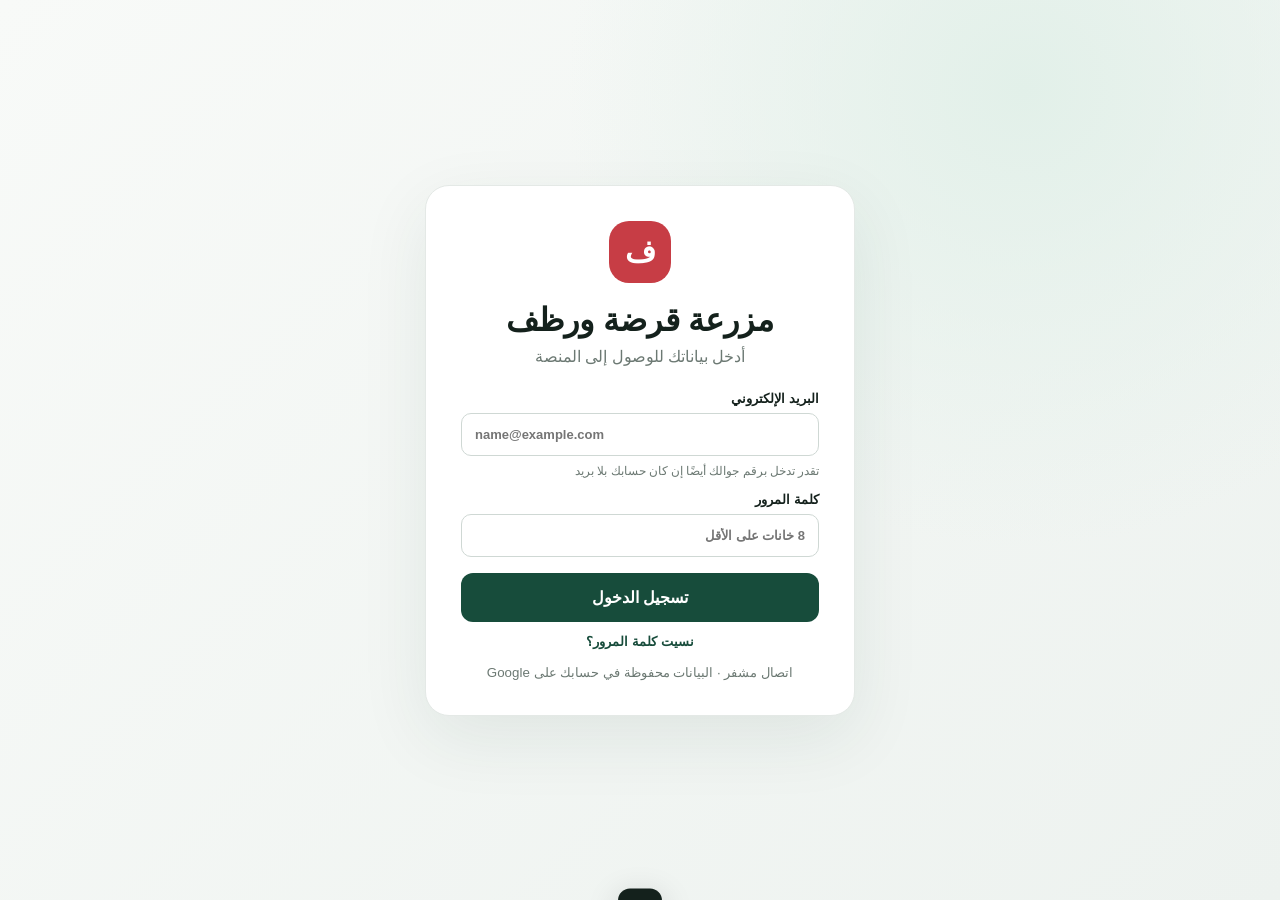
<file: index.html>
<!DOCTYPE html>
<html lang="ar" dir="rtl">
<head>
<meta charset="utf-8">
<meta name="viewport" content="width=device-width,initial-scale=1,viewport-fit=cover">
<meta name="theme-color" content="#174c3b">
<title>مزرعة قرضة ورظف للفراولة</title>
<meta name="description" content="منصة إدارة الإنتاج والمبيعات والمصروفات للمزرعتين">
<link rel="icon" href="favicon.svg">
<link rel="manifest" href="manifest.json">
<link rel="apple-touch-icon" href="icon-192.png">
<meta name="mobile-web-app-capable" content="yes">
<meta name="apple-mobile-web-app-capable" content="yes">
<meta name="apple-mobile-web-app-title" content="المزرعتين">
<meta property="og:title" content="مزرعة قرضة ورظف للفراولة">
<meta property="og:description" content="إدارة الإنتاج والمبيعات والمصروفات">
<meta property="og:type" content="website">
<link rel="stylesheet" href="styles.css?v=21">
</head>
<body>
<div id="root"><div class="login-page"><div class="login-card"><span class="login-logo">ف</span><h1>جارٍ فتح المنصة…</h1><div class="spin"></div></div></div></div>
<div id="modal"></div>
<div id="toast" class="toast"></div>
<script src="lib/qrcode.js"></script>
<script src="lib/jsQR.js"></script>
<script src="app.js?v=21"></script>
</body>
</html>
</file>
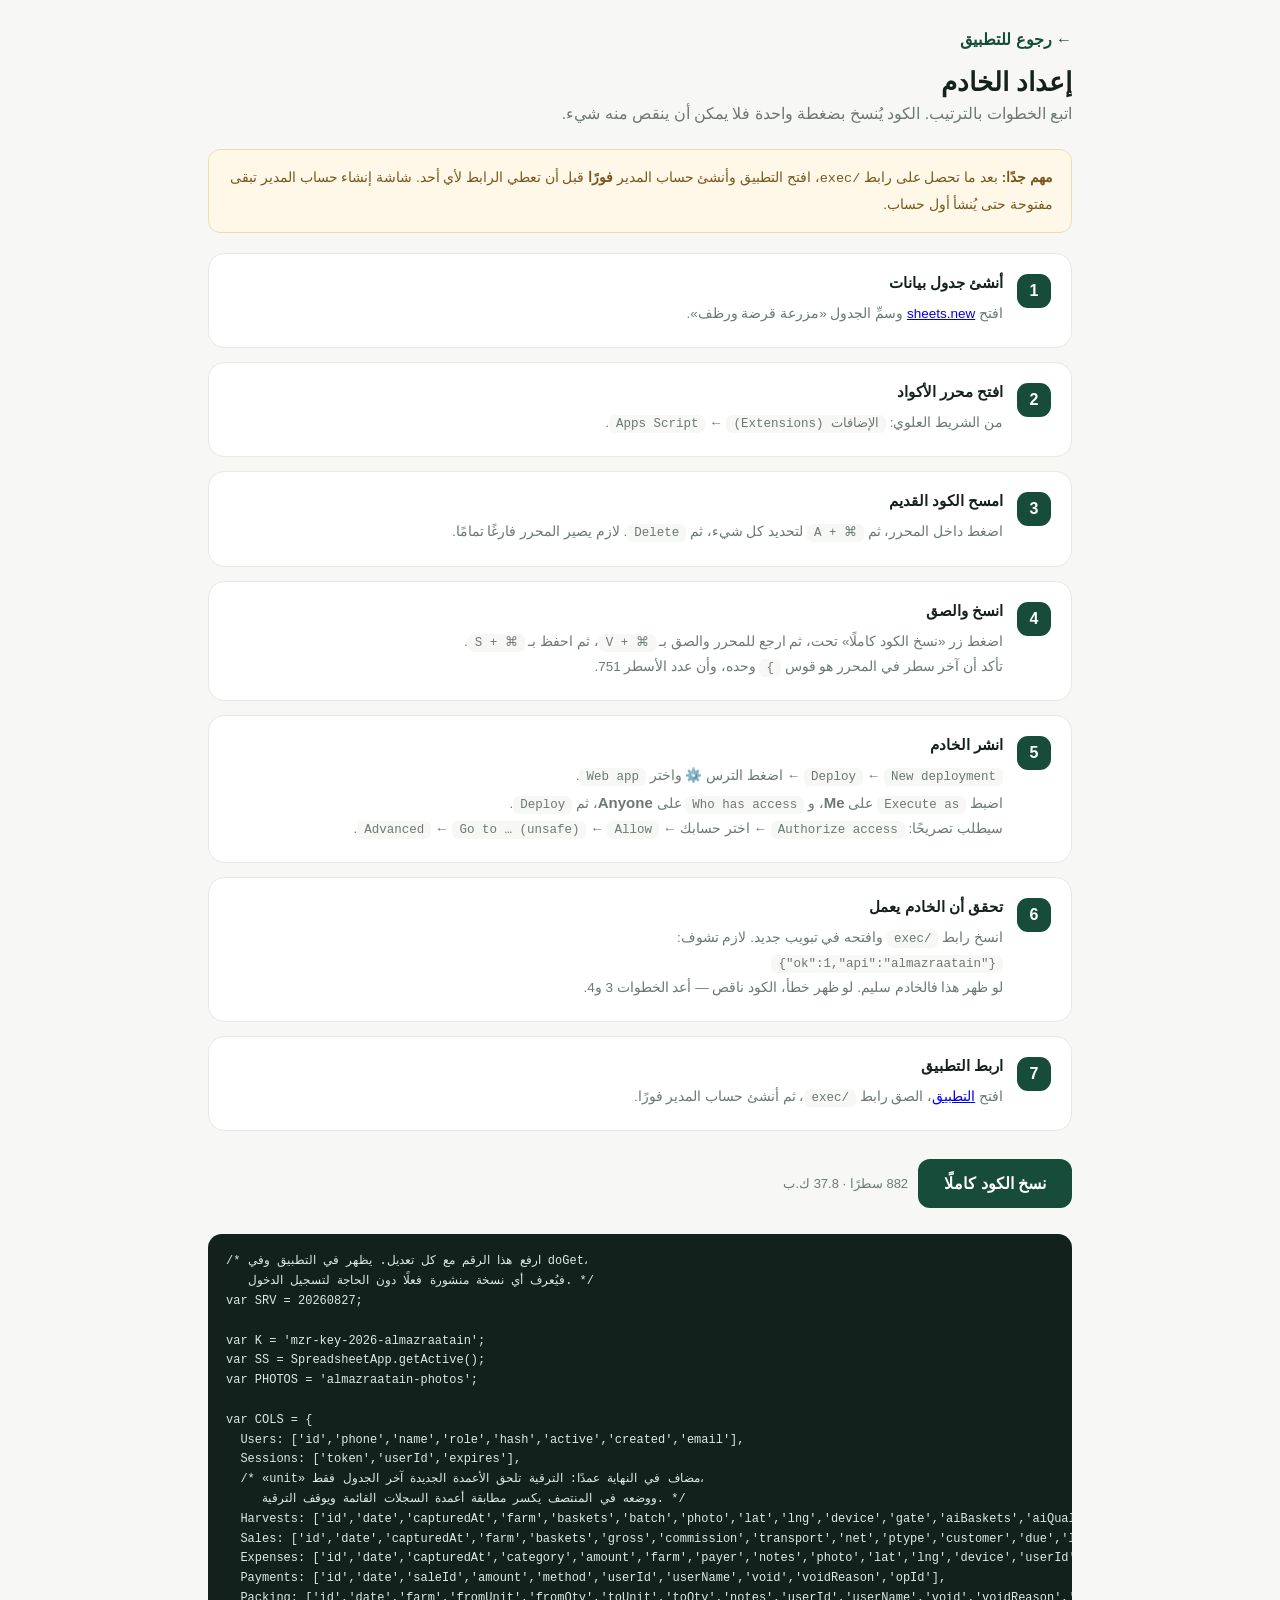
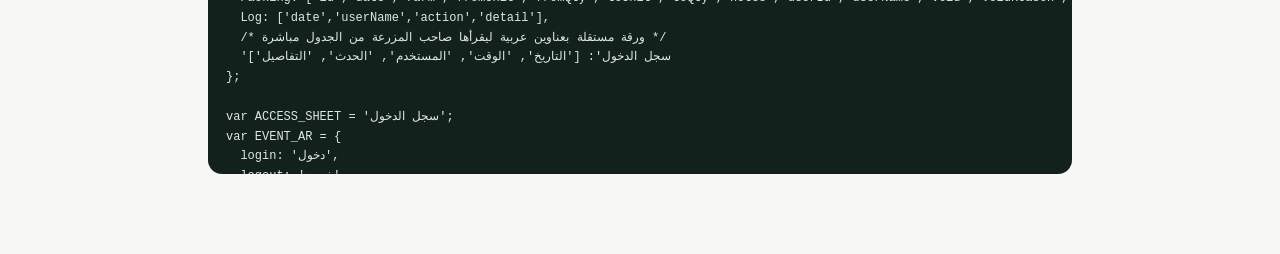
<file: setup.html>
<!DOCTYPE html>
<html lang="ar" dir="rtl">
<head>
<meta charset="utf-8">
<meta name="viewport" content="width=device-width,initial-scale=1">
<title>إعداد الخادم — مزرعة قرضة ورظف</title>
<link rel="icon" href="favicon.svg">
<link rel="stylesheet" href="styles.css">
<style>
.setup{max-width:900px;margin:auto;padding:30px 18px 70px}
.setup h1{font-size:26px;margin:0 0 6px}
.setup .lead{color:var(--muted);margin:0 0 26px}
.stepbox{background:#fff;border:1px solid var(--line);border-radius:16px;padding:20px;margin-bottom:14px;display:grid;grid-template-columns:auto 1fr;gap:4px 14px}
.stepbox .n{width:34px;height:34px;border-radius:11px;background:var(--green);color:#fff;display:grid;place-items:center;font-weight:800;grid-row:1/3}
.stepbox b{font-size:15px}
.stepbox p{margin:6px 0 0;color:var(--muted);font-size:13.5px;line-height:1.85}
.stepbox code{background:var(--cream);padding:2px 7px;border-radius:6px;font-size:12.5px}
.copybar{position:sticky;top:0;background:#f7f8f5;padding:14px 0;z-index:5;display:flex;gap:10px;align-items:center;flex-wrap:wrap}
.copybtn{border:0;background:var(--green);color:#fff;padding:15px 26px;border-radius:12px;font:inherit;font-weight:800;font-size:16px;cursor:pointer}
.copybtn.done{background:var(--green2)}
.meta{color:var(--muted);font-size:13px}
pre{background:#12211c;color:#dfe9e4;padding:18px;border-radius:14px;overflow:auto;max-height:60vh;font-size:12px;line-height:1.65;direction:ltr;text-align:left}
.warn-box{background:#fff8e8;border:1px solid #f0dcae;color:#7a571e;border-radius:12px;padding:15px 18px;font-size:13.5px;line-height:1.9;margin-bottom:20px}
.back{display:inline-block;margin-bottom:18px;color:var(--green);font-weight:700;text-decoration:none}
</style>
</head>
<body>
<main class="setup">
<a class="back" href="./">← رجوع للتطبيق</a>
<h1>إعداد الخادم</h1>
<p class="lead">اتبع الخطوات بالترتيب. الكود يُنسخ بضغطة واحدة فلا يمكن أن ينقص منه شيء.</p>

<div class="warn-box"><b>مهم جدًا:</b> بعد ما تحصل على رابط <code>/exec</code>، افتح التطبيق وأنشئ حساب المدير <b>فورًا</b> قبل أن تعطي الرابط لأي أحد. شاشة إنشاء حساب المدير تبقى مفتوحة حتى يُنشأ أول حساب.</div>

<div class="stepbox"><span class="n">1</span><b>أنشئ جدول بيانات</b>
<p>افتح <a href="https://sheets.new" target="_blank" rel="noopener">sheets.new</a> وسمِّ الجدول «مزرعة قرضة ورظف».</p></div>

<div class="stepbox"><span class="n">2</span><b>افتح محرر الأكواد</b>
<p>من الشريط العلوي: <code>الإضافات (Extensions)</code> ← <code>Apps Script</code>.</p></div>

<div class="stepbox"><span class="n">3</span><b>امسح الكود القديم</b>
<p>اضغط داخل المحرر، ثم <code>⌘ + A</code> لتحديد كل شيء، ثم <code>Delete</code>. لازم يصير المحرر فارغًا تمامًا.</p></div>

<div class="stepbox"><span class="n">4</span><b>انسخ والصق</b>
<p>اضغط زر «نسخ الكود كاملًا» تحت، ثم ارجع للمحرر والصق بـ <code>⌘ + V</code>، ثم احفظ بـ <code>⌘ + S</code>.<br>
تأكد أن آخر سطر في المحرر هو قوس <code>}</code> وحده، وأن عدد الأسطر 751.</p></div>

<div class="stepbox"><span class="n">5</span><b>انشر الخادم</b>
<p><code>Deploy</code> ← <code>New deployment</code> ← اضغط الترس ⚙️ واختر <code>Web app</code>.<br>
اضبط <code>Execute as</code> على <b>Me</b>، و <code>Who has access</code> على <b>Anyone</b>، ثم <code>Deploy</code>.<br>
سيطلب تصريحًا: <code>Authorize access</code> ← اختر حسابك ← <code>Advanced</code> ← <code>Go to … (unsafe)</code> ← <code>Allow</code>.</p></div>

<div class="stepbox"><span class="n">6</span><b>تحقق أن الخادم يعمل</b>
<p>انسخ رابط <code>/exec</code> وافتحه في تبويب جديد. لازم تشوف:<br>
<code>{"ok":1,"api":"almazraatain"}</code><br>
لو ظهر هذا فالخادم سليم. لو ظهر خطأ، الكود ناقص — أعد الخطوات 3 و4.</p></div>

<div class="stepbox"><span class="n">7</span><b>اربط التطبيق</b>
<p>افتح <a href="./">التطبيق</a>، الصق رابط <code>/exec</code>، ثم أنشئ حساب المدير فورًا.</p></div>

<div class="copybar">
<button class="copybtn" id="cp">نسخ الكود كاملًا</button>
<span class="meta">882 سطرًا · 37.8 ك.ب</span>
</div>
<pre id="code">/* ارفع هذا الرقم مع كل تعديل. يظهر في التطبيق وفي doGet،
   فيُعرف أي نسخة منشورة فعلًا دون الحاجة لتسجيل الدخول. */
var SRV = 20260827;

var K = &#x27;mzr-key-2026-almazraatain&#x27;;
var SS = SpreadsheetApp.getActive();
var PHOTOS = &#x27;almazraatain-photos&#x27;;

var COLS = {
  Users: [&#x27;id&#x27;,&#x27;phone&#x27;,&#x27;name&#x27;,&#x27;role&#x27;,&#x27;hash&#x27;,&#x27;active&#x27;,&#x27;created&#x27;,&#x27;email&#x27;],
  Sessions: [&#x27;token&#x27;,&#x27;userId&#x27;,&#x27;expires&#x27;],
  /* «unit» مضاف في النهاية عمدًا: الترقية تلحق الأعمدة الجديدة آخر الجدول فقط،
     ووضعه في المنتصف يكسر مطابقة أعمدة السجلات القائمة ويوقف الترقية. */
  Harvests: [&#x27;id&#x27;,&#x27;date&#x27;,&#x27;capturedAt&#x27;,&#x27;farm&#x27;,&#x27;baskets&#x27;,&#x27;batch&#x27;,&#x27;photo&#x27;,&#x27;lat&#x27;,&#x27;lng&#x27;,&#x27;device&#x27;,&#x27;gate&#x27;,&#x27;aiBaskets&#x27;,&#x27;aiQuality&#x27;,&#x27;aiNotes&#x27;,&#x27;userId&#x27;,&#x27;userName&#x27;,&#x27;void&#x27;,&#x27;voidReason&#x27;,&#x27;opId&#x27;,&#x27;unit&#x27;],
  Sales: [&#x27;id&#x27;,&#x27;date&#x27;,&#x27;capturedAt&#x27;,&#x27;farm&#x27;,&#x27;baskets&#x27;,&#x27;gross&#x27;,&#x27;commission&#x27;,&#x27;transport&#x27;,&#x27;net&#x27;,&#x27;ptype&#x27;,&#x27;customer&#x27;,&#x27;due&#x27;,&#x27;lat&#x27;,&#x27;lng&#x27;,&#x27;device&#x27;,&#x27;userId&#x27;,&#x27;userName&#x27;,&#x27;void&#x27;,&#x27;voidReason&#x27;,&#x27;opId&#x27;,&#x27;unit&#x27;],
  Expenses: [&#x27;id&#x27;,&#x27;date&#x27;,&#x27;capturedAt&#x27;,&#x27;category&#x27;,&#x27;amount&#x27;,&#x27;farm&#x27;,&#x27;payer&#x27;,&#x27;notes&#x27;,&#x27;photo&#x27;,&#x27;lat&#x27;,&#x27;lng&#x27;,&#x27;device&#x27;,&#x27;userId&#x27;,&#x27;userName&#x27;,&#x27;void&#x27;,&#x27;voidReason&#x27;,&#x27;opId&#x27;],
  Payments: [&#x27;id&#x27;,&#x27;date&#x27;,&#x27;saleId&#x27;,&#x27;amount&#x27;,&#x27;method&#x27;,&#x27;userId&#x27;,&#x27;userName&#x27;,&#x27;void&#x27;,&#x27;voidReason&#x27;,&#x27;opId&#x27;],
  Packing: [&#x27;id&#x27;,&#x27;date&#x27;,&#x27;farm&#x27;,&#x27;fromUnit&#x27;,&#x27;fromQty&#x27;,&#x27;toUnit&#x27;,&#x27;toQty&#x27;,&#x27;notes&#x27;,&#x27;userId&#x27;,&#x27;userName&#x27;,&#x27;void&#x27;,&#x27;voidReason&#x27;,&#x27;opId&#x27;],
  Log: [&#x27;date&#x27;,&#x27;userName&#x27;,&#x27;action&#x27;,&#x27;detail&#x27;],
  /* ورقة مستقلة بعناوين عربية ليقرأها صاحب المزرعة من الجدول مباشرة */
  &#x27;سجل الدخول&#x27;: [&#x27;التاريخ&#x27;, &#x27;الوقت&#x27;, &#x27;المستخدم&#x27;, &#x27;الحدث&#x27;, &#x27;التفاصيل&#x27;]
};

var ACCESS_SHEET = &#x27;سجل الدخول&#x27;;
var EVENT_AR = {
  login: &#x27;دخول&#x27;,
  logout: &#x27;خروج&#x27;,
  &#x27;login-failed&#x27;: &#x27;محاولة فاشلة&#x27;,
  &#x27;login-locked&#x27;: &#x27;قفل بعد تكرار المحاولات&#x27;
};

function doGet(e) { return j({ ok: 1, api: &#x27;almazraatain&#x27;, srv: SRV }); }

function doPost(e) {
  var b;
  try { b = JSON.parse(e.postData.contents); } catch (x) { return j({ error: &#x27;BAD_JSON&#x27; }); }
  if (b.k !== K) return j({ error: &#x27;BAD_KEY&#x27; });
  try {
    if (b.a === &#x27;status&#x27;) return j({ needsSetup: rows(&#x27;Users&#x27;).length === 0, srv: SRV });
    if (b.a === &#x27;setup&#x27;) return j(setup(b));
    if (b.a === &#x27;login&#x27;) return j(login(b));
    if (b.a === &#x27;forgot&#x27;) return j(forgot(b));
    if (b.a === &#x27;reset&#x27;) return j(resetPass(b));
    var u = auth(b.t);
    if (!u) return j({ error: &#x27;NO_SESSION&#x27; });
    if (b.a === &#x27;all&#x27;) return j(all(u));
    if (b.a === &#x27;add&#x27;) return j(add(b, u));
    if (b.a === &#x27;void&#x27;) return j(voidRow(b, u));
    if (b.a === &#x27;img&#x27;) return j(img(b));
    if (b.a === &#x27;ai&#x27;) return j(aiRun(b, u));
    if (b.a === &#x27;setunits&#x27;) return j(setUnits(b, u));
    if (b.a === &#x27;adduser&#x27;) return j(addUser(b, u));
    if (b.a === &#x27;setuser&#x27;) return j(setUser(b, u));
    if (b.a === &#x27;logout&#x27;) return j(logout(b, u));
    return j({ error: &#x27;BAD_ACTION&#x27; });
  } catch (err) { return j({ error: &#x27;ERR&#x27;, detail: String(err) }); }
}

function j(o) {
  return ContentService.createTextOutput(JSON.stringify(o)).setMimeType(ContentService.MimeType.JSON);
}

/* الأعمدة الرقمية والمنطقية تبقى بصيغتها، وكل ما عداها يُجبر كنص صريح
   حتى لا تحوّل Sheets رقم الجوال (+966...) لمعادلة أو التواريخ لصيغة أخرى. */
var NUMCOLS = [&#x27;baskets&#x27;,&#x27;gross&#x27;,&#x27;commission&#x27;,&#x27;transport&#x27;,&#x27;net&#x27;,&#x27;amount&#x27;,&#x27;lat&#x27;,&#x27;lng&#x27;,&#x27;aiBaskets&#x27;,&#x27;aiQuality&#x27;,&#x27;fromQty&#x27;,&#x27;toQty&#x27;];
var BOOLCOLS = [&#x27;active&#x27;,&#x27;void&#x27;];

function sh(n) {
  var s = SS.getSheetByName(n);
  if (!s) { s = SS.insertSheet(n); initSheet(s, n); return s; }
  if (s.getLastRow() === 0) { initSheet(s, n); return s; }
  migrate(s, n);
  return s;
}

function fmtCol(s, n, i) {
  var c = COLS[n][i];
  if (NUMCOLS.indexOf(c) &lt; 0 &amp;&amp; BOOLCOLS.indexOf(c) &lt; 0) {
    s.getRange(1, i + 1, s.getMaxRows(), 1).setNumberFormat(&#x27;@&#x27;);
  }
}

function initSheet(s, n) {
  for (var i = 0; i &lt; COLS[n].length; i++) fmtCol(s, n, i);
  s.appendRow(COLS[n]);
  s.setFrozenRows(1);
}

/* إضافة الأعمدة الجديدة في النهاية فقط.
   إدراج عمود في المنتصف يزيح بيانات السجلات القديمة ويخلط الحقول،
   لذلك نرفض أي تغيير في ترتيب الأعمدة القائمة ولا نلمس البيانات. */
function migrate(s, n) {
  var want = COLS[n];
  var lastCol = s.getLastColumn();
  if (lastCol &gt;= want.length) return;

  var have = s.getRange(1, 1, 1, lastCol).getValues()[0];
  for (var i = 0; i &lt; have.length; i++) {
    if (String(have[i]) !== want[i]) {
      throw new Error(&#x27;ترتيب أعمدة &#x27; + n + &#x27; لا يطابق الكود عند العمود &#x27; + (i + 1) +
        &#x27; (&#x27; + have[i] + &#x27; مقابل &#x27; + want[i] + &#x27;) — أوقفت التعديل حماية للبيانات.&#x27;);
    }
  }
  for (var c = lastCol; c &lt; want.length; c++) {
    fmtCol(s, n, c);
    s.getRange(1, c + 1).setValue(want[c]);
  }
}

/* قراءة الجدول مكلفة، وكانت تتكرر حتى ست مرات في حفظ واحد.
   نخزّنها لحظيًا داخل الطلب الواحد فقط. */
var RCACHE = {};
function dirty(n) { delete RCACHE[n]; }

function rows(n) {
  if (RCACHE[n]) return RCACHE[n];
  var out = readRows(n);
  RCACHE[n] = out;
  return out;
}

function readRows(n) {
  var s = sh(n), last = s.getLastRow();
  if (last &lt; 2) return [];
  var head = COLS[n];
  var vals = s.getRange(2, 1, last - 1, head.length).getValues();
  var out = [];
  for (var i = 0; i &lt; vals.length; i++) {
    var r = { _row: i + 2 };
    for (var c = 0; c &lt; head.length; c++) r[head[c]] = vals[i][c];
    out.push(r);
  }
  return out;
}

function append(n, o) {
  var head = COLS[n], line = [];
  for (var c = 0; c &lt; head.length; c++) line.push(o[head[c]] === undefined ? &#x27;&#x27; : o[head[c]]);
  sh(n).appendRow(line);
  dirty(n);
}

function uid() { return Utilities.getUuid().replace(/-/g, &#x27;&#x27;).substring(0, 12); }
function now() { return new Date().toISOString(); }

function hash(pass, salt) {
  var raw = Utilities.computeDigest(Utilities.DigestAlgorithm.SHA_256, salt + &#x27;|&#x27; + pass, Utilities.Charset.UTF_8);
  return Utilities.base64Encode(raw);
}

function mkToken(userId) {
  var token = uid() + uid() + uid();
  var exp = new Date(Date.now() + 30 * 864e5).toISOString();
  append(&#x27;Sessions&#x27;, { token: token, userId: userId, expires: exp });
  return token;
}

/* الجلسات كانت تتراكم بلا حذف وتُقرأ في كل طلب.
   ننظّف المنتهية مرة كل يوم فيبقى الجدول صغيرًا. */
function sweepSessions() {
  var props = PropertiesService.getScriptProperties();
  var last = Number(props.getProperty(&#x27;SWEEP_AT&#x27;) || 0);
  if (Date.now() - last &lt; 864e5) return;
  props.setProperty(&#x27;SWEEP_AT&#x27;, String(Date.now()));
  var sheet = sh(&#x27;Sessions&#x27;), ss = readRows(&#x27;Sessions&#x27;), t = now(), n = 0;
  for (var i = ss.length - 1; i &gt;= 0; i--) {
    if (String(ss[i].expires) &lt;= t) { sheet.deleteRow(ss[i]._row); n++; }
  }
  if (n) dirty(&#x27;Sessions&#x27;);
  normalisePhones();
}

/* يوحّد أرقام الجوال المخزّنة سابقًا على صيغة 05 — لا يغيّر الرقم نفسه
   بل شكله فقط، والمطابقة تعمل قبل التوحيد وبعده. */
function normalisePhones() {
  var us = readRows(&#x27;Users&#x27;), sheet = sh(&#x27;Users&#x27;);
  var col = COLS.Users.indexOf(&#x27;phone&#x27;) + 1, n = 0;
  for (var i = 0; i &lt; us.length; i++) {
    var want = local05(us[i].phone);
    if (want &amp;&amp; /^05[0-9]{8}$/.test(want) &amp;&amp; String(us[i].phone) !== want) {
      sheet.getRange(us[i]._row, col).setValue(want);
      n++;
    }
  }
  if (n) dirty(&#x27;Users&#x27;);
}

function auth(token) {
  if (!token) return null;
  sweepSessions();
  var ss = rows(&#x27;Sessions&#x27;);
  for (var i = 0; i &lt; ss.length; i++) {
    if (ss[i].token === token &amp;&amp; String(ss[i].expires) &gt; now()) {
      var us = rows(&#x27;Users&#x27;);
      for (var u = 0; u &lt; us.length; u++) {
        if (us[u].id === ss[i].userId &amp;&amp; isTrue(us[u].active)) return us[u];
      }
    }
  }
  return null;
}

function logout(b, u) {
  var s = sh(&#x27;Sessions&#x27;), ss = rows(&#x27;Sessions&#x27;);
  for (var i = ss.length - 1; i &gt;= 0; i--) if (ss[i].token === b.t) s.deleteRow(ss[i]._row);
  dirty(&#x27;Sessions&#x27;);
  log(u, &#x27;logout&#x27;, &#x27;&#x27;);
  return { ok: 1 };
}

/* لا نكتب المعرّف كاملًا في السجل: قد يُدخل المستخدم كلمة المرور في خانة البريد سهوًا */
function mask(v) {
  var t = String(v || &#x27;&#x27;).trim();
  if (t.length &lt;= 4) return t ? t.charAt(0) + &#x27;***&#x27; : &#x27;-&#x27;;
  return t.substring(0, 3) + &#x27;***&#x27; + t.substring(t.length - 2);
}

function roleName(r) { return r === &#x27;admin&#x27; ? &#x27;المدير&#x27; : r === &#x27;operator&#x27; ? &#x27;مشغّل&#x27; : &#x27;مطّلع&#x27;; }

function log(user, action, detail) {
  append(&#x27;Log&#x27;, { date: now(), userName: user ? user.name : &#x27;-&#x27;, action: action, detail: detail });
  if (EVENT_AR[action]) accessLog(user, action, detail);
}

/* حركات الدخول تُكتب أيضًا في ورقتها العربية المستقلة.
   الفصل مقصود: ورقة Log فيها كل شيء ويصعب تصفّحها،
   وهذه ورقة واحدة يقرأها المالك بنظرة. */
function accessLog(user, action, detail) {
  var d = new Date(Date.now() + 3 * 3600000);   /* توقيت الرياض */
  var hh = (&#x27;0&#x27; + d.getUTCHours()).slice(-2), mm = (&#x27;0&#x27; + d.getUTCMinutes()).slice(-2);
  var o = {};
  o[COLS[ACCESS_SHEET][0]] = d.toISOString().substring(0, 10);
  o[COLS[ACCESS_SHEET][1]] = hh + &#x27;:&#x27; + mm;
  o[COLS[ACCESS_SHEET][2]] = user ? user.name : &#x27;غير معروف&#x27;;
  o[COLS[ACCESS_SHEET][3]] = EVENT_AR[action];
  o[COLS[ACCESS_SHEET][4]] = detail || &#x27;&#x27;;
  append(ACCESS_SHEET, o);
}

function setup(b) {
  if (rows(&#x27;Users&#x27;).length &gt; 0) return { error: &#x27;ALREADY_SETUP&#x27; };
  if (!b.pass || b.pass.length &lt; 8) return { error: &#x27;SHORT_PASS&#x27; };
  var em = canonEmail(b.email);
  if (!validEmail(em)) return { error: &#x27;BAD_EMAIL&#x27; };
  var id = uid(), salt = uid();
  var nm = b.name || &#x27;Admin&#x27;;
  append(&#x27;Users&#x27;, { id: id, phone: local05(b.phone), name: nm, role: &#x27;admin&#x27;,
    hash: salt + &#x27;$&#x27; + hash(b.pass, salt), active: true, created: now(), email: em });
  var user = { id: id, name: nm, role: &#x27;admin&#x27; };
  log(user, &#x27;setup&#x27;, b.phone);
  return { ok: 1, t: mkToken(id), user: user };
}

/* حد المحاولات: 5 محاولات فاشلة تقفل الرقم 15 دقيقة */
var MAX_TRIES = 5;
var LOCK_MIN = 15;

/* مفتاح القفل يُبنى على الرقم بعد توحيده لا على نصّه كما أُرسل.
   بدون ذلك يصير لكل صيغة عدّاد مستقل (05… و966… و+966…)
   فيتجاوز المخمِّن الحدَّ بمجرد تبديل الصيغة كل خمس محاولات. */
function lockKey(phone) { return &#x27;f_&#x27; + canonPhone(phone); }

/* المعرّف قد يكون بريدًا أو جوالًا — مفتاح القفل يتبعه */
function idKey(raw) {
  var v = String(raw === undefined || raw === null ? &#x27;&#x27; : raw);
  return v.indexOf(&#x27;@&#x27;) &gt;= 0 ? (&#x27;fe_&#x27; + canonEmail(v)) : lockKey(v);
}

/* الصيغة المعتمدة للتخزين والعرض: 05xxxxxxxx بلا مفتاح دولة */
function local05(v) {
  var d = canonPhone(v);
  return /^5[0-9]{8}$/.test(d) ? &#x27;0&#x27; + d : String(v === undefined || v === null ? &#x27;&#x27; : v);
}

function tries(phone) {
  var p = PropertiesService.getScriptProperties().getProperty(lockKey(phone));
  return p ? JSON.parse(p) : { n: 0, at: 0 };
}

function bump(phone, ok) {
  var props = PropertiesService.getScriptProperties();
  if (ok) { props.deleteProperty(lockKey(phone)); return; }
  var rec = tries(phone);
  rec.n++; rec.at = Date.now();
  props.setProperty(lockKey(phone), JSON.stringify(rec));
}

/* مقارنة الجوال بالأرقام فقط — تنجح حتى لو أزالت Sheets علامة + */
function digitsOf(v) {
  var s = String(v === undefined || v === null ? &#x27;&#x27; : v);
  /* الأرقام العربية-الهندية والفارسية تُحوَّل قبل أي معالجة */
  s = s.replace(/[\u0660-\u0669]/g, function (c) { return c.charCodeAt(0) - 0x0660; })
       .replace(/[\u06F0-\u06F9]/g, function (c) { return c.charCodeAt(0) - 0x06F0; });
  /* Sheets قد تعرض الأرقام الطويلة بصيغة علمية مثل 9.665E+11 */
  if (/^\d+(\.\d+)?[eE][+-]?\d+$/.test(s)) {
    var n = Number(s);
    if (isFinite(n)) s = n.toFixed(0);
  }
  return s.replace(/[^0-9]/g, &#x27;&#x27;);
}
/* صيغة قياسية واحدة للرقم مهما كُتب:
   05x · 5x · 9665x · +9665x · 009665x  -&gt;  5x
   تستخدمها المطابقة ومفتاح القفل معًا حتى لا يختلفا. */
function canonPhone(v) {
  var d = digitsOf(v);
  d = d.replace(/^0+/, &#x27;&#x27;);
  if (d.indexOf(&#x27;966&#x27;) === 0) d = d.substring(3);
  return d.replace(/^0+/, &#x27;&#x27;);
}

function samePhone(a, b) {
  var x = canonPhone(a), y = canonPhone(b);
  return !!x &amp;&amp; x === y &amp;&amp; x.length &gt;= 9;
}

/* الحقول المنطقية قد تعود نصًا من Sheets */
function isTrue(v) { return v === true || String(v).toUpperCase() === &#x27;TRUE&#x27;; }

function login(b) {
  /* المعرّف: البريد أولًا، ويُقبل الجوال أيضًا للحسابات القديمة بلا بريد */
  var raw = String(b.id !== undefined &amp;&amp; b.id !== null &amp;&amp; b.id !== &#x27;&#x27;
    ? b.id : (b.phone === undefined || b.phone === null ? &#x27;&#x27; : b.phone));
  var byEmail = raw.indexOf(&#x27;@&#x27;) &gt;= 0;
  var key = idKey(raw);

  var props = PropertiesService.getScriptProperties();
  var p = props.getProperty(key);
  var rec = p ? JSON.parse(p) : { n: 0, at: 0 };
  var mins = (Date.now() - rec.at) / 60000;
  if (rec.n &gt;= MAX_TRIES &amp;&amp; mins &lt; LOCK_MIN) {
    log(null, &#x27;login-locked&#x27;, mask(raw));
    return { error: &#x27;LOCKED&#x27; };
  }
  if (mins &gt;= LOCK_MIN) props.deleteProperty(key);

  var us = rows(&#x27;Users&#x27;);
  for (var i = 0; i &lt; us.length; i++) {
    var u = us[i];
    var hit = byEmail
      ? (canonEmail(u.email) !== &#x27;&#x27; &amp;&amp; canonEmail(u.email) === canonEmail(raw))
      : samePhone(u.phone, raw);
    if (hit &amp;&amp; isTrue(u.active)) {
      var parts = String(u.hash).split(&#x27;$&#x27;);
      if (hash(b.pass, parts[0]) === parts[1]) {
        props.deleteProperty(key);
        log(u, &#x27;login&#x27;, (byEmail ? &#x27;بريد&#x27; : &#x27;جوال&#x27;) + &#x27; · &#x27; + roleName(u.role));
        return { ok: 1, t: mkToken(u.id), user: { id: u.id, name: u.name, role: u.role } };
      }
    }
  }
  rec.n++; rec.at = Date.now();
  props.setProperty(key, JSON.stringify(rec));
  log(null, &#x27;login-failed&#x27;, mask(raw) + &#x27; · محاولة &#x27; + rec.n + &#x27; من &#x27; + MAX_TRIES);
  return { error: &#x27;BAD_LOGIN&#x27; };
}

function clean(list) {
  var out = [];
  for (var i = 0; i &lt; list.length; i++) {
    var r = list[i], o = {};
    for (var key in r) if (key !== &#x27;hash&#x27;) o[key] = r[key];
    out.push(o);
  }
  return out;
}

function all(u) {
  return {
    ok: 1,
    srv: SRV,
    user: { id: u.id, name: u.name, role: u.role },
    harvests: rows(&#x27;Harvests&#x27;),
    sales: rows(&#x27;Sales&#x27;),
    expenses: rows(&#x27;Expenses&#x27;),
    payments: rows(&#x27;Payments&#x27;),
    packing: rows(&#x27;Packing&#x27;),
    units: getUnits(),
    users: u.role === &#x27;admin&#x27; ? clean(rows(&#x27;Users&#x27;)) : [],
    authLog: u.role === &#x27;admin&#x27; ? authLog(120) : []
  };
}

/* حركات الدخول للمدير. ورقة السجل تكبر بلا حد، فنقرأ آخر شريحة منها فقط
   بدل الورقة كاملة — وإلا بطؤ كل تحديث للبيانات مع مرور الأشهر. */
function authLog(n) {
  var s = sh(&#x27;Log&#x27;), last = s.getLastRow();
  if (last &lt; 2) return [];
  var take = Math.min(last - 1, 500);
  var vals = s.getRange(last - take + 1, 1, take, COLS.Log.length).getValues();
  var out = [];
  for (var i = vals.length - 1; i &gt;= 0 &amp;&amp; out.length &lt; n; i--) {
    var a = String(vals[i][2]);
    if (a === &#x27;logout&#x27; || a.substring(0, 5) === &#x27;login&#x27;) {
      out.push({ date: vals[i][0], userName: vals[i][1], action: a, detail: vals[i][3] });
    }
  }
  return out;
}

function folder() {
  var it = DriveApp.getFoldersByName(PHOTOS);
  return it.hasNext() ? it.next() : DriveApp.createFolder(PHOTOS);
}

function upload(b64, name) {
  if (!b64) return &#x27;&#x27;;
  var blob = Utilities.newBlob(Utilities.base64Decode(b64), &#x27;image/jpeg&#x27;, name + &#x27;.jpg&#x27;);
  return folder().createFile(blob).getId();
}

function img(b) {
  try {
    var f = DriveApp.getFileById(b.id);
    return { ok: 1, b64: Utilities.base64Encode(f.getBlob().getBytes()) };
  } catch (x) { return { error: &#x27;NO_IMG&#x27; }; }
}

function stock(farm, unit) {
  var total = 0, i;
  var hs = rows(&#x27;Harvests&#x27;);
  for (i = 0; i &lt; hs.length; i++) {
    if (hs[i].farm === farm &amp;&amp; unitOf(hs[i]) === unit &amp;&amp; !isTrue(hs[i][&#x27;void&#x27;])) total += Number(hs[i].baskets) || 0;
  }
  var ss = rows(&#x27;Sales&#x27;);
  for (i = 0; i &lt; ss.length; i++) {
    if (ss[i].farm === farm &amp;&amp; unitOf(ss[i]) === unit &amp;&amp; !isTrue(ss[i][&#x27;void&#x27;])) total -= Number(ss[i].baskets) || 0;
  }
  /* التعبئة تنقص من النوع المصدر وتزيد النوع الناتج */
  var pk = rows(&#x27;Packing&#x27;);
  for (i = 0; i &lt; pk.length; i++) {
    if (pk[i].farm !== farm || isTrue(pk[i][&#x27;void&#x27;])) continue;
    if (String(pk[i].fromUnit) === unit) total -= Number(pk[i].fromQty) || 0;
    if (String(pk[i].toUnit) === unit) total += Number(pk[i].toQty) || 0;
  }
  return total;
}

/* اليوم بتوقيت الرياض (UTC+3 ثابت بلا توقيت صيفي) */
function riyadhDay(v) {
  var d = v ? new Date(v) : new Date();
  if (isNaN(d.getTime())) return &#x27;&#x27;;
  return new Date(d.getTime() + 3 * 3600000).toISOString().substring(0, 10);
}

function batchNo(farm, code) {
  var day = riyadhDay(), n = 1;
  var hs = rows(&#x27;Harvests&#x27;);
  for (var i = 0; i &lt; hs.length; i++) {
    if (hs[i].farm === farm &amp;&amp; riyadhDay(hs[i].date) === day) n++;
  }
  return code + &#x27;-&#x27; + day.replace(/-/g, &#x27;&#x27;) + &#x27;-&#x27; + (&#x27;00&#x27; + n).slice(-3);
}

/* لو انقطع الاتصال بعد أن يحفظ الخادم، يعيد العميل الإرسال.
   نتعرّف على البصمة فنعيد النتيجة السابقة بدل تسجيلها مرتين. */
function seen(table, opid) {
  if (!opid) return null;
  var list = rows(table);
  for (var i = 0; i &lt; list.length; i++) if (String(list[i].opId) === String(opid)) return list[i];
  return null;
}

function add(b, u) {
  var t = b.t2, r = b.rec, id = uid(), lock = LockService.getScriptLock();
  lock.waitLock(20000);
  try {
    var dup = seen(t, r &amp;&amp; r.opId);
    if (dup) {
      return { ok: 1, id: dup.id, batch: dup.batch, net: dup.net, duplicate: 1 };
    }
    if (t === &#x27;Harvests&#x27;) {
      if (!(Number(r.baskets) &gt; 0)) return { error: &#x27;BAD_BASKETS&#x27; };
      if (!b.img) return { error: &#x27;NEED_PHOTO&#x27; };
      var hUnit = String(r.unit || &#x27;&#x27;).trim();
      if (!hUnit || getUnits().indexOf(hUnit) &lt; 0) return { error: &#x27;BAD_UNIT&#x27; };
      var batch = batchNo(r.farm, r.code);
      append(&#x27;Harvests&#x27;, { id: id, opId: (r.opId || &#x27;&#x27;), unit: hUnit, date: now(), capturedAt: r.capturedAt || &#x27;&#x27;, farm: r.farm,
        baskets: Number(r.baskets), batch: batch, photo: upload(b.img, id),
        lat: r.lat || &#x27;&#x27;, lng: r.lng || &#x27;&#x27;, device: r.device || &#x27;&#x27;, gate: r.gate || &#x27;&#x27;,
        aiBaskets: r.aiBaskets === undefined || r.aiBaskets === &#x27;&#x27; ? &#x27;&#x27; : Number(r.aiBaskets),
        aiQuality: r.aiQuality === undefined || r.aiQuality === &#x27;&#x27; ? &#x27;&#x27; : Number(r.aiQuality),
        aiNotes: r.aiNotes || &#x27;&#x27;,
        userId: u.id, userName: u.name, &#x27;void&#x27;: false, voidReason: &#x27;&#x27; });
      log(u, &#x27;harvest&#x27;, batch + &#x27; / &#x27; + r.baskets);
      return { ok: 1, id: id, batch: batch };
    }
    if (t === &#x27;Sales&#x27;) {
      var n = Number(r.baskets);
      if (!(n &gt; 0)) return { error: &#x27;BAD_BASKETS&#x27; };
      var sUnit = String(r.unit || &#x27;&#x27;).trim();
      if (!sUnit || getUnits().indexOf(sUnit) &lt; 0) return { error: &#x27;BAD_UNIT&#x27; };
      if (n &gt; stock(r.farm, sUnit)) return { error: &#x27;NO_STOCK&#x27; };
      var net = Number(r.gross) - Number(r.commission || 0) - Number(r.transport || 0);
      if (net &lt; 0) return { error: &#x27;NEG_NET&#x27; };
      if (r.ptype === &#x27;credit&#x27; &amp;&amp; (!r.customer || !r.due)) return { error: &#x27;NEED_CUSTOMER&#x27; };
      append(&#x27;Sales&#x27;, { id: id, opId: (r.opId || &#x27;&#x27;), unit: sUnit, date: now(), capturedAt: r.capturedAt || &#x27;&#x27;, farm: r.farm,
        baskets: n, gross: Number(r.gross),
        commission: Number(r.commission || 0), transport: Number(r.transport || 0), net: net,
        ptype: r.ptype, customer: r.customer || &#x27;&#x27;, due: r.due || &#x27;&#x27;,
        lat: r.lat || &#x27;&#x27;, lng: r.lng || &#x27;&#x27;, device: r.device || &#x27;&#x27;,
        userId: u.id, userName: u.name, &#x27;void&#x27;: false, voidReason: &#x27;&#x27; });
      log(u, &#x27;sale&#x27;, n + &#x27; / &#x27; + net);
      return { ok: 1, id: id, net: net };
    }
    if (t === &#x27;Expenses&#x27;) {
      if (!(Number(r.amount) &gt; 0)) return { error: &#x27;BAD_AMOUNT&#x27; };
      if (!b.img) return { error: &#x27;NEED_PHOTO&#x27; };
      append(&#x27;Expenses&#x27;, { id: id, opId: (r.opId || &#x27;&#x27;), date: now(), capturedAt: r.capturedAt || &#x27;&#x27;, category: r.category,
        amount: Number(r.amount), farm: r.farm, payer: r.payer, notes: r.notes || &#x27;&#x27;,
        photo: upload(b.img, id), lat: r.lat || &#x27;&#x27;, lng: r.lng || &#x27;&#x27;, device: r.device || &#x27;&#x27;,
        userId: u.id, userName: u.name, &#x27;void&#x27;: false, voidReason: &#x27;&#x27; });
      log(u, &#x27;expense&#x27;, r.category + &#x27; / &#x27; + r.amount);
      return { ok: 1, id: id };
    }
    if (t === &#x27;Packing&#x27;) {
      var fq = Number(r.fromQty), tq = Number(r.toQty);
      var fu = String(r.fromUnit || &#x27;&#x27;).trim(), tu = String(r.toUnit || &#x27;&#x27;).trim();
      var units = getUnits();
      if (units.indexOf(fu) &lt; 0 || units.indexOf(tu) &lt; 0) return { error: &#x27;BAD_UNIT&#x27; };
      if (fu === tu) return { error: &#x27;SAME_UNIT&#x27; };
      if (!(fq &gt; 0) || !(tq &gt; 0)) return { error: &#x27;BAD_QTY&#x27; };
      if (fq &gt; stock(r.farm, fu)) return { error: &#x27;NO_STOCK&#x27; };
      append(&#x27;Packing&#x27;, { id: id, opId: (r.opId || &#x27;&#x27;), date: now(), farm: r.farm,
        fromUnit: fu, fromQty: fq, toUnit: tu, toQty: tq, notes: r.notes || &#x27;&#x27;,
        userId: u.id, userName: u.name, &#x27;void&#x27;: false, voidReason: &#x27;&#x27; });
      log(u, &#x27;packing&#x27;, fq + &#x27; &#x27; + fu + &#x27; -&gt; &#x27; + tq + &#x27; &#x27; + tu);
      return { ok: 1, id: id };
    }
    if (t === &#x27;Payments&#x27;) {
      if (!(Number(r.amount) &gt; 0)) return { error: &#x27;BAD_AMOUNT&#x27; };
      append(&#x27;Payments&#x27;, { id: id, opId: (r.opId || &#x27;&#x27;), date: now(), saleId: r.saleId, amount: Number(r.amount),
        method: r.method || &#x27;cash&#x27;, userId: u.id, userName: u.name, &#x27;void&#x27;: false, voidReason: &#x27;&#x27; });
      log(u, &#x27;payment&#x27;, r.saleId + &#x27; / &#x27; + r.amount);
      return { ok: 1, id: id };
    }
    return { error: &#x27;BAD_TABLE&#x27; };
  } finally { lock.releaseLock(); }
}

function voidRow(b, u) {
  if (u.role !== &#x27;admin&#x27;) return { error: &#x27;NOT_ADMIN&#x27; };
  var t = b.t2, list = rows(t), s = sh(t), col = COLS[t].indexOf(&#x27;void&#x27;) + 1;
  if (col === 0) return { error: &#x27;BAD_TABLE&#x27; };
  for (var i = 0; i &lt; list.length; i++) {
    if (list[i].id === b.id) {
      if (t === &#x27;Harvests&#x27; &amp;&amp; stock(list[i].farm, unitOf(list[i])) - Number(list[i].baskets) &lt; 0) return { error: &#x27;STOCK_LOCK&#x27; };
      if (t === &#x27;Packing&#x27; &amp;&amp; stock(list[i].farm, String(list[i].toUnit)) - Number(list[i].toQty) &lt; 0) return { error: &#x27;STOCK_LOCK&#x27; };
      s.getRange(list[i]._row, col).setValue(true);
      s.getRange(list[i]._row, col + 1).setValue(b.reason || &#x27;&#x27;);
      dirty(t);
      log(u, &#x27;void&#x27;, t + &#x27; / &#x27; + b.id + &#x27; / &#x27; + (b.reason || &#x27;&#x27;));
      return { ok: 1 };
    }
  }
  return { error: &#x27;NOT_FOUND&#x27; };
}

function addUser(b, u) {
  if (u.role !== &#x27;admin&#x27;) return { error: &#x27;NOT_ADMIN&#x27; };
  if (!b.pass || b.pass.length &lt; 8) return { error: &#x27;SHORT_PASS&#x27; };
  var em = canonEmail(b.email);
  if (em &amp;&amp; !validEmail(em)) return { error: &#x27;BAD_EMAIL&#x27; };
  var us = rows(&#x27;Users&#x27;);
  for (var i = 0; i &lt; us.length; i++) {
    if (samePhone(us[i].phone, b.phone)) return { error: &#x27;DUP_PHONE&#x27; };
    if (em &amp;&amp; canonEmail(us[i].email) === em) return { error: &#x27;DUP_EMAIL&#x27; };
  }
  var salt = uid();
  append(&#x27;Users&#x27;, { id: uid(), phone: local05(b.phone), name: b.name, role: b.role || &#x27;operator&#x27;,
    hash: salt + &#x27;$&#x27; + hash(b.pass, salt), active: true, created: now(), email: em });
  log(u, &#x27;adduser&#x27;, b.phone + &#x27; / &#x27; + b.role);
  return { ok: 1 };
}

/* ═══════════ الذكاء الاصطناعي (Gemini) ═══════════
   المفتاح يُحفظ في Project Settings &gt; Script Properties باسم GEMINI_KEY
   ولا يُكتب داخل الكود إطلاقًا. */

/* ═══════════ أنواع التعبئة ═══════════
   قابلة للتعديل من لوحة الإدارة — لا تُثبَّت في الكود
   حتى لا يحتاج تغييرها إعادة نشر. */
var DEFAULT_UNITS = [&#x27;صندوق&#x27;, &#x27;بوكس&#x27;, &#x27;سلة&#x27;];

function getUnits() {
  var raw = PropertiesService.getScriptProperties().getProperty(&#x27;UNITS&#x27;);
  if (raw) { try { var a = JSON.parse(raw); if (a &amp;&amp; a.length) return a; } catch (x) {} }
  return DEFAULT_UNITS;
}

function setUnits(b, u) {
  if (u.role !== &#x27;admin&#x27;) return { error: &#x27;NOT_ADMIN&#x27; };
  var list = [];
  for (var i = 0; i &lt; (b.units || []).length; i++) {
    var v = String(b.units[i] || &#x27;&#x27;).trim();
    if (v &amp;&amp; list.indexOf(v) &lt; 0) list.push(v);
  }
  if (!list.length) return { error: &#x27;NO_UNITS&#x27; };
  PropertiesService.getScriptProperties().setProperty(&#x27;UNITS&#x27;, JSON.stringify(list));
  log(u, &#x27;units&#x27;, list.join(&#x27; · &#x27;));
  return { ok: 1, units: list };
}

/* الوحدة الافتراضية للسجلات القديمة التي سُجّلت قبل إضافة الأنواع */
function unitOf(r) {
  var v = String(r.unit === undefined || r.unit === null ? &#x27;&#x27; : r.unit).trim();
  return v || &#x27;سلة&#x27;;
}

function gKey() { return PropertiesService.getScriptProperties().getProperty(&#x27;GEMINI_KEY&#x27;); }

/* يبني قائمة نماذج مرشّحة من مفتاح المستخدم.
   الأفضلية لأسماء latest لأن النسخ المثبّتة (مثل ‎-001) بلا حصة مجانية. */
function gModels(force) {
  var props = PropertiesService.getScriptProperties();
  if (!force) {
    var saved = props.getProperty(&#x27;GEMINI_MODELS&#x27;);
    if (saved) { try { return JSON.parse(saved); } catch (x) {} }
  }
  var res = UrlFetchApp.fetch(&#x27;https://generativelanguage.googleapis.com/v1beta/models&#x27;,
    { muteHttpExceptions: true, headers: { &#x27;x-goog-api-key&#x27;: gKey() } });
  if (res.getResponseCode() !== 200) return [];
  var list = (JSON.parse(res.getContentText()).models) || [];
  var ok = [];
  for (var i = 0; i &lt; list.length; i++) {
    var m = list[i], meth = m.supportedGenerationMethods || m.supportedActions || [];
    if (meth.indexOf(&#x27;generateContent&#x27;) &lt; 0) continue;
    var n = String(m.name).replace(&#x27;models/&#x27;, &#x27;&#x27;);
    if (/embedding|imagen|tts|image|veo|learnlm|native-audio/i.test(n)) continue;
    ok.push(n);
  }
  function pick(re) { return ok.filter(function (n) { return re.test(n); }); }
  var order = pick(/flash-lite-latest/)
    .concat(pick(/flash-latest/))
    .concat(pick(/^gemini-[0-9.]+-flash-lite$/))
    .concat(pick(/^gemini-[0-9.]+-flash$/))
    .concat(pick(/flash/))
    .concat(ok);
  var seen = {}, out = [];
  for (var k = 0; k &lt; order.length &amp;&amp; out.length &lt; 6; k++) {
    if (!seen[order[k]]) { seen[order[k]] = 1; out.push(order[k]); }
  }
  props.setProperty(&#x27;GEMINI_MODELS&#x27;, JSON.stringify(out));
  return out;
}

/* يجرّب المرشّحين بالترتيب: يتخطى المستنفد أو غير الموجود إلى التالي */
function gJson(prompt, b64) {
  var key = gKey();
  if (!key) return { error: &#x27;NO_AI_KEY&#x27; };
  var models = gModels(false);
  if (!models.length) models = gModels(true);
  if (!models.length) return { error: &#x27;NO_AI_MODEL&#x27; };

  var parts = [{ text: prompt }];
  if (b64) parts.push({ inline_data: { mime_type: &#x27;image/jpeg&#x27;, data: b64 } });
  var payload = JSON.stringify({
    contents: [{ role: &#x27;user&#x27;, parts: parts }],
    generationConfig: { temperature: 0.1, responseMimeType: &#x27;application/json&#x27; }
  });

  var lastCode = 0, lastBody = &#x27;&#x27;;
  for (var i = 0; i &lt; models.length; i++) {
    var res = UrlFetchApp.fetch(
      &#x27;https://generativelanguage.googleapis.com/v1beta/models/&#x27; + models[i] + &#x27;:generateContent&#x27;,
      { method: &#x27;post&#x27;, contentType: &#x27;application/json&#x27;, muteHttpExceptions: true,
        headers: { &#x27;x-goog-api-key&#x27;: key }, payload: payload });
    lastCode = res.getResponseCode();
    lastBody = res.getContentText();
    if (lastCode === 200) {
      try {
        var txt = JSON.parse(lastBody).candidates[0].content.parts[0].text;
        return { ok: 1, data: JSON.parse(txt), model: models[i] };
      } catch (x) { return { error: &#x27;AI_PARSE&#x27; }; }
    }
    /* 429 مستنفد · 404 غير موجود · 503 مشغول -&gt; جرّب التالي */
    if (lastCode !== 429 &amp;&amp; lastCode !== 404 &amp;&amp; lastCode !== 503) break;
    PropertiesService.getScriptProperties().deleteProperty(&#x27;GEMINI_MODELS&#x27;);
  }
  if (lastCode === 429) return { error: &#x27;AI_QUOTA&#x27; };
  return { error: &#x27;AI_FAIL&#x27;, detail: String(lastCode) + &#x27; &#x27; + lastBody.substring(0, 200) };
}

var P_INVOICE =
  &#x27;أنت محاسب. اقرأ صورة الفاتورة وأعد JSON فقط بهذه الحقول: &#x27; +
  &#x27;{&quot;amount&quot;: المبلغ الإجمالي النهائي بالريال كرقم عشري بدون رمز عملة, &#x27; +
  &#x27;&quot;supplier&quot;: اسم المورّد أو المتجر كنص, &#x27; +
  &#x27;&quot;date&quot;: التاريخ بصيغة YYYY-MM-DD أو &quot;&quot; إن لم يظهر, &#x27; +
  &#x27;&quot;category&quot;: واحدة فقط من [أسمدة ومغذيات, مياه وري, عمالة, نقل, صيانة, بذور وشتلات, مصروف آخر], &#x27; +
  &#x27;&quot;confidence&quot;: ثقتك من 0 إلى 1}. &#x27; +
  &#x27;إن لم تجد المبلغ فاجعل amount = 0. لا تكتب أي شرح خارج JSON.&#x27;;

var P_HARVEST =
  &#x27;أنت خبير جودة فراولة. حلّل صورة محصول الفراولة وأعد JSON فقط: &#x27; +
  &#x27;{&quot;baskets&quot;: تقديرك لعدد السلال الظاهرة كرقم صحيح, &#x27; +
  &#x27;&quot;quality&quot;: تقييم الجودة من 0 إلى 100 بناءً على اللون والنضج والتلف والحجم, &#x27; +
  &#x27;&quot;notes&quot;: جملة عربية قصيرة جدًا (أقل من 12 كلمة) تصف الحالة, &#x27; +
  &#x27;&quot;confidence&quot;: ثقتك في عدد السلال من 0 إلى 1}. &#x27; +
  &#x27;إن تعذر عدّ السلال فاجعل baskets = 0 و confidence = 0. لا تكتب أي شرح خارج JSON.&#x27;;

function aiRun(b, u) {
  if (b.mode === &#x27;invoice&#x27;) return gJson(P_INVOICE, b.img);
  if (b.mode === &#x27;harvest&#x27;) return gJson(P_HARVEST, b.img);
  if (b.mode === &#x27;ping&#x27;) {
    if (!gKey()) return { error: &#x27;NO_AI_KEY&#x27; };
    /* اختبار حقيقي: يرسل طلبًا فعليًا ليتأكد من الحصة لا من وجود النموذج فقط */
    var t = gJson(&#x27;أعد JSON فقط: {&quot;ok&quot;:1}&#x27;, &#x27;&#x27;);
    if (t.ok) return { ok: 1, model: t.model };
    return t;
  }
  return { error: &#x27;BAD_ACTION&#x27; };
}

function setUser(b, u) {
  if (u.role !== &#x27;admin&#x27;) return { error: &#x27;NOT_ADMIN&#x27; };
  var us = rows(&#x27;Users&#x27;), s = sh(&#x27;Users&#x27;);
  for (var i = 0; i &lt; us.length; i++) {
    if (us[i].id === b.id) {
      if (b.id === u.id &amp;&amp; b.active === false) return { error: &#x27;SELF_LOCK&#x27; };
      if (b.active !== undefined) s.getRange(us[i]._row, COLS.Users.indexOf(&#x27;active&#x27;) + 1).setValue(b.active);
      if (b.pass) {
        if (b.pass.length &lt; 8) return { error: &#x27;SHORT_PASS&#x27; };
        var salt = uid();
        s.getRange(us[i]._row, COLS.Users.indexOf(&#x27;hash&#x27;) + 1).setValue(salt + &#x27;$&#x27; + hash(b.pass, salt));
      }
      if (b.role) s.getRange(us[i]._row, COLS.Users.indexOf(&#x27;role&#x27;) + 1).setValue(b.role);
      if (b.email !== undefined) {
        var nem = canonEmail(b.email);
        if (nem &amp;&amp; !validEmail(nem)) return { error: &#x27;BAD_EMAIL&#x27; };
        for (var k = 0; k &lt; us.length; k++) {
          if (us[k].id !== b.id &amp;&amp; nem &amp;&amp; canonEmail(us[k].email) === nem) return { error: &#x27;DUP_EMAIL&#x27; };
        }
        s.getRange(us[i]._row, COLS.Users.indexOf(&#x27;email&#x27;) + 1).setValue(nem);
      }
      log(u, &#x27;setuser&#x27;, b.id);
      return { ok: 1 };
    }
  }
  return { error: &#x27;NOT_FOUND&#x27; };
}


/* ═══════════════════════════════════════════════════════
   نسيت كلمة المرور؟
   شغّل هذه الدالة من محرر Apps Script: اختر resetAdminPassword
   من قائمة الدوال ثم اضغط Run، وستظهر لك في السجل (Execution log)
   كلمة مرور جديدة ورقم الجوال المسجّل بالضبط.
   آمنة لأنها تتطلب الدخول لحسابك في Google — لا يمكن استدعاؤها من الويب.
   ═══════════════════════════════════════════════════════ */
function resetAdminPassword() {
  var us = rows(&#x27;Users&#x27;);
  if (!us.length) { Logger.log(&#x27;لا يوجد مستخدمون. افتح الموقع وأنشئ حساب المدير.&#x27;); return; }
  var s = sh(&#x27;Users&#x27;);
  var target = us[0];
  for (var i = 0; i &lt; us.length; i++) if (us[i].role === &#x27;admin&#x27;) { target = us[i]; break; }

  var pass = &#x27;Mzr&#x27; + uid().substring(0, 9);
  var salt = uid();
  s.getRange(target._row, COLS.Users.indexOf(&#x27;hash&#x27;) + 1).setValue(salt + &#x27;$&#x27; + hash(pass, salt));
  s.getRange(target._row, COLS.Users.indexOf(&#x27;active&#x27;) + 1).setValue(true);
  bump(target.phone, true);

  Logger.log(&#x27;=======================================&#x27;);
  Logger.log(&#x27;رقم الجوال المسجّل : &#x27; + target.phone);
  Logger.log(&#x27;كلمة المرور الجديدة: &#x27; + pass);
  Logger.log(&#x27;=======================================&#x27;);
  Logger.log(&#x27;سجّل الدخول بهما ثم غيّر كلمة المرور من لوحة الإدارة.&#x27;);
}

/* يعرض المستخدمين المسجّلين دون كلمات المرور — للتشخيص من المحرر */
function listUsers() {
  var us = rows(&#x27;Users&#x27;);
  if (!us.length) { Logger.log(&#x27;لا يوجد مستخدمون.&#x27;); return; }
  for (var i = 0; i &lt; us.length; i++) {
    Logger.log((i + 1) + &#x27;) &#x27; + us[i].name + &#x27; | &#x27; + us[i].phone +
      &#x27; | &#x27; + us[i].role + &#x27; | &#x27; + (isTrue(us[i].active) ? &#x27;نشط&#x27; : &#x27;معطّل&#x27;));
  }
}


/* ═══════════ استعادة كلمة المرور بالبريد ═══════════ */
var RESET_TTL_MIN = 15;      /* صلاحية الرمز */
var RESET_MAX_TRIES = 5;     /* محاولات إدخال الرمز */
var RESET_COOLDOWN_SEC = 60; /* بين طلبين لنفس البريد */

function canonEmail(v) { return String(v === undefined || v === null ? &#x27;&#x27; : v).trim().toLowerCase(); }
function validEmail(v) { return /^[^@\s]+@[^@\s]+\.[^@\s]+$/.test(v); }
function escHtml(v) {
  return String(v === undefined || v === null ? &#x27;&#x27; : v)
    .replace(/&amp;/g, &#x27;&amp;amp;&#x27;).replace(/&lt;/g, &#x27;&amp;lt;&#x27;).replace(/&gt;/g, &#x27;&amp;gt;&#x27;);
}
function resetKey(email) { return &#x27;r_&#x27; + canonEmail(email); }

function findByEmail(em) {
  var us = rows(&#x27;Users&#x27;);
  for (var i = 0; i &lt; us.length; i++) {
    if (canonEmail(us[i].email) === em &amp;&amp; isTrue(us[i].active)) return us[i];
  }
  return null;
}

/* يرد بنجاح دائمًا — حتى لا يكشف أي بريد مسجّل في النظام */
function forgot(b) {
  var em = canonEmail(b.email);
  if (!validEmail(em)) return { error: &#x27;BAD_EMAIL&#x27; };

  var props = PropertiesService.getScriptProperties();
  var key = resetKey(em);
  var prev = props.getProperty(key);
  if (prev) {
    try {
      var old = JSON.parse(prev);
      /* منع إغراق البريد بالطلبات المتتابعة */
      if (Date.now() - old.at &lt; RESET_COOLDOWN_SEC * 1000) return { ok: 1 };
    } catch (x) {}
  }

  var target = findByEmail(em);
  if (!target) return { ok: 1 };

  var code = String(Math.floor(100000 + Math.random() * 900000));
  props.setProperty(key, JSON.stringify({ code: code, at: Date.now(), tries: 0, id: target.id }));

  MailApp.sendEmail({
    to: em,
    subject: &#x27;رمز استعادة كلمة المرور — مزرعة قرضة ورظف&#x27;,
    htmlBody:
      &#x27;&lt;div dir=&quot;rtl&quot; style=&quot;font-family:Tahoma,Arial,sans-serif;font-size:15px;color:#14211c&quot;&gt;&#x27; +
      &#x27;&lt;p&gt;مرحبًا &#x27; + escHtml(target.name) + &#x27;،&lt;/p&gt;&#x27; +
      &#x27;&lt;p&gt;رمز استعادة كلمة المرور الخاص بك:&lt;/p&gt;&#x27; +
      &#x27;&lt;p style=&quot;font-size:32px;font-weight:bold;letter-spacing:8px;direction:ltr;&#x27; +
      &#x27;background:#e9f4ef;color:#174c3b;padding:14px;border-radius:10px;text-align:center&quot;&gt;&#x27; + code + &#x27;&lt;/p&gt;&#x27; +
      &#x27;&lt;p&gt;الرمز صالح لمدة &#x27; + RESET_TTL_MIN + &#x27; دقيقة.&lt;/p&gt;&#x27; +
      &#x27;&lt;p style=&quot;color:#6c7973&quot;&gt;إن لم تطلب الاستعادة فتجاهل هذه الرسالة، ولم يتغيّر شيء في حسابك.&lt;/p&gt;&#x27; +
      &#x27;&lt;/div&gt;&#x27;
  });
  log(null, &#x27;forgot&#x27;, em);
  return { ok: 1 };
}

function resetPass(b) {
  var em = canonEmail(b.email);
  var props = PropertiesService.getScriptProperties();
  var key = resetKey(em);
  var raw = props.getProperty(key);
  if (!raw) return { error: &#x27;BAD_CODE&#x27; };

  var rec;
  try { rec = JSON.parse(raw); } catch (x) { props.deleteProperty(key); return { error: &#x27;BAD_CODE&#x27; }; }

  if (Date.now() - rec.at &gt; RESET_TTL_MIN * 60000) { props.deleteProperty(key); return { error: &#x27;CODE_EXPIRED&#x27; }; }
  if (rec.tries &gt;= RESET_MAX_TRIES) { props.deleteProperty(key); return { error: &#x27;CODE_LOCKED&#x27; }; }

  if (String(b.code === undefined || b.code === null ? &#x27;&#x27; : b.code).trim() !== rec.code) {
    rec.tries++;
    props.setProperty(key, JSON.stringify(rec));
    return { error: &#x27;BAD_CODE&#x27; };
  }
  if (!b.pass || b.pass.length &lt; 8) return { error: &#x27;SHORT_PASS&#x27; };

  var us = rows(&#x27;Users&#x27;), sheet = sh(&#x27;Users&#x27;), col = COLS.Users.indexOf(&#x27;hash&#x27;) + 1;
  for (var i = 0; i &lt; us.length; i++) {
    if (us[i].id === rec.id) {
      var salt = uid();
      sheet.getRange(us[i]._row, col).setValue(salt + &#x27;$&#x27; + hash(b.pass, salt));
      dirty(&#x27;Users&#x27;);
      props.deleteProperty(key);
      props.deleteProperty(lockKey(us[i].phone));  /* يفك أي قفل محاولات */
      killSessions(us[i].id);                      /* يبطل الجلسات القديمة */
      log(null, &#x27;reset&#x27;, em);
      return { ok: 1 };
    }
  }
  return { error: &#x27;BAD_CODE&#x27; };
}

function killSessions(userId) {
  var sheet = sh(&#x27;Sessions&#x27;), ss = readRows(&#x27;Sessions&#x27;), n = 0;
  for (var i = ss.length - 1; i &gt;= 0; i--) {
    if (ss[i].userId === userId) { sheet.deleteRow(ss[i]._row); n++; }
  }
  if (n) dirty(&#x27;Sessions&#x27;);
}
</pre>
</main>
<script>
document.getElementById('cp').onclick = function () {
  var btn = this, txt = document.getElementById('code').textContent;
  function ok() { btn.textContent = '\u2713 تم النسخ — ' + txt.split('\n').length + ' سطرًا'; btn.className = 'copybtn done'; }
  if (navigator.clipboard && window.isSecureContext) {
    navigator.clipboard.writeText(txt).then(ok, fallback);
  } else { fallback(); }
  function fallback() {
    var ta = document.createElement('textarea');
    ta.value = txt; ta.style.position = 'fixed'; ta.style.opacity = '0';
    document.body.appendChild(ta); ta.select();
    try { document.execCommand('copy'); ok(); }
    catch (e) { btn.textContent = 'حدد الكود يدويًا وانسخه'; }
    document.body.removeChild(ta);
  }
};
</script>
</body>
</html>
</file>
<file: styles.css>
:root{--green:#174c3b;--green2:#227357;--mint:#e9f4ef;--red:#c73d45;--redbg:#faecee;--ink:#14211c;--muted:#6c7973;--line:#e4e9e6;--cream:#f7f8f5;--gold:#b67b2d}*{box-sizing:border-box}body{margin:0;background:#f7f8f5;color:var(--ink);font-family:"SF Arabic",-apple-system,BlinkMacSystemFont,"Segoe UI","Noto Sans Arabic","Dubai",Tahoma,Arial,sans-serif;-webkit-text-size-adjust:100%}.app-shell{min-height:100vh}.topbar{height:82px;background:white;border-bottom:1px solid var(--line);display:flex;align-items:center;justify-content:space-between;padding:0 max(5vw,24px);position:sticky;top:0;z-index:20}.brand,.profile{border:0;background:none;display:flex;align-items:center;gap:12px;color:var(--ink);cursor:pointer;text-align:right}.brand-mark{width:43px;height:43px;border-radius:14px;display:grid;place-items:center;background:var(--red);color:white;font-size:22px;font-weight:900}.brand b,.profile b{display:block;font-size:15px}.brand small,.profile small{display:block;color:var(--muted);margin-top:3px}.profile{border-right:1px solid var(--line);padding-right:22px}.profile>span:first-child{width:39px;height:39px;display:grid;place-items:center;background:var(--mint);color:var(--green);border-radius:50%;font-weight:800}.hero{padding:48px max(6vw,30px) 34px;background:linear-gradient(115deg,#153f32,#1c5a43);color:white;display:flex;justify-content:space-between;align-items:center}.hero h1{font-size:34px;margin:7px 0}.hero p{margin:0;color:#d4e7df}.eyebrow{color:#bcd7cb;font-size:13px}.weather{display:grid;grid-template-columns:auto auto;gap:1px 12px;align-items:center;background:#ffffff10;border:1px solid #ffffff20;padding:15px 20px;border-radius:16px}.weather>span{font-size:30px;grid-row:1/3}.weather b{font-size:25px}.weather small{color:#c8ddd4}.quick-actions{display:grid;grid-template-columns:repeat(3,1fr);gap:16px;margin:-19px max(6vw,30px) 32px}.quick-actions button{min-height:105px;background:white;border:1px solid var(--line);border-radius:18px;padding:20px;display:grid;grid-template-columns:auto 1fr auto;grid-template-rows:auto auto;gap:4px 15px;text-align:right;box-shadow:0 8px 30px #153f320a;cursor:pointer}.quick-actions b{font-size:18px;align-self:end}.quick-actions small{color:var(--muted)}.quick-actions i{grid-column:3;grid-row:1/3;align-self:center;font-style:normal;font-size:22px}.action-icon{grid-row:1/3;width:58px;height:58px;border-radius:16px;display:grid;place-items:center;font-size:25px}.action-icon.green{background:var(--mint);color:var(--green)}.action-icon.red{background:var(--redbg);color:var(--red)}.action-icon.gold{background:#fbf2e2;color:var(--gold)}.content-grid{display:grid;grid-template-columns:1.6fr .8fr;gap:25px;padding:0 max(6vw,30px)}.section-title{display:flex;justify-content:space-between;align-items:flex-start;margin-bottom:15px}.section-title h2{margin:0 0 5px;font-size:19px}.section-title p{margin:0;color:var(--muted);font-size:13px}.section-title button{background:white;border:1px solid var(--line);border-radius:9px;padding:8px 12px;color:var(--ink)}.stats,.admin-kpis{display:grid;grid-template-columns:repeat(4,1fr);gap:12px}.stat{background:white;border:1px solid var(--line);border-radius:14px;padding:17px;min-height:126px;position:relative}.stat>span{color:var(--muted);font-size:12px}.stat>div{margin:10px 0}.stat b{font-size:27px}.stat small{font-size:12px;margin-right:5px}.stat em{font-size:11px;font-style:normal;background:var(--mint);color:var(--green2);padding:3px 7px;border-radius:10px}.stat p{font-size:11px;color:var(--muted);margin:2px 0}.stat p.warn{color:var(--red)}.farms{display:grid;grid-template-columns:1fr 1fr;gap:13px;margin-top:14px}.farm-card{background:white;border:1px solid var(--line);border-radius:15px;padding:17px}.farm-name{display:flex;align-items:center;gap:10px;padding-bottom:14px;border-bottom:1px solid var(--line)}.farm-name>span{width:39px;height:39px;border-radius:11px;background:var(--mint);display:grid;place-items:center;color:var(--green);font-size:22px}.farm-name div{flex:1}.farm-name b,.farm-name small{display:block}.farm-name small{color:var(--muted);font-size:10px;margin-top:3px}.farm-name em{font-style:normal;background:var(--mint);color:var(--green2);font-size:10px;padding:4px 8px;border-radius:10px}.farm-card>div:last-child{display:grid;grid-template-columns:repeat(3,1fr);margin-top:12px}.farm-card p{margin:0}.farm-card p span,.farm-card p b{display:block}.farm-card p span{color:var(--muted);font-size:10px;margin-bottom:6px}.farm-card p b{font-size:17px}.farm-card p small{font-size:10px}.up{color:var(--green2)}.activity{background:white;border:1px solid var(--line);border-radius:16px;padding:20px}.activity-row{display:grid;grid-template-columns:auto 1fr auto;gap:10px;padding:16px 0;border-top:1px solid var(--line);align-items:start}.activity-row>span{font-size:14px}.activity-row>span.green{color:var(--green2)}.activity-row>span.red{color:var(--red)}.activity-row b,.activity-row small{display:block}.activity-row b{font-size:13px}.activity-row small,.activity-row time{color:var(--muted);font-size:10px;margin-top:5px}.alerts{margin:25px max(6vw,30px) 50px;background:#eef7f2;border:1px solid #cce4d8;border-radius:15px;padding:17px 20px;display:flex;justify-content:space-between;align-items:center}.alerts>div{display:flex;gap:12px}.alerts>div>span{width:40px;height:40px;border-radius:50%;display:grid;place-items:center;background:white;color:var(--green2)}.alerts b,.alerts small{display:block}.alerts small{color:var(--muted);margin-top:4px}.alerts button{border:0;background:none;color:var(--green);font-weight:700;cursor:pointer}.flow-page,.admin-page{max-width:1180px;margin:auto;padding:35px 25px 70px}.page-head{display:flex;gap:14px;align-items:center;margin-bottom:28px}.page-head button{width:42px;height:42px;border:1px solid var(--line);background:white;border-radius:12px;font-size:20px;cursor:pointer}.page-head h1{margin:0;font-size:26px}.page-head p{margin:5px 0 0;color:var(--muted)}.flow-grid{display:grid;grid-template-columns:minmax(0,2fr) minmax(250px,.75fr);gap:22px}.form-card,.help-card,.chart-card,.partners{background:white;border:1px solid var(--line);border-radius:18px;padding:25px}.step{display:flex;align-items:center;gap:10px;margin:8px 0 14px}.step span{width:28px;height:28px;border-radius:9px;display:grid;place-items:center;background:var(--green);color:white;font-size:12px}.farm-pick{display:grid;grid-template-columns:1fr 1fr;gap:10px}.farm-pick button{border:1px solid var(--line);background:white;border-radius:13px;padding:15px;display:grid;grid-template-columns:auto 1fr;gap:4px 8px;text-align:right;font-weight:700}.farm-pick button.active{border:2px solid var(--green);background:var(--mint)}.farm-pick small{grid-column:2;color:var(--muted);font-weight:400}.locate{width:100%;border:0;background:none;color:var(--green2);padding:13px;cursor:pointer}.camera-box{border:2px dashed #b9c9c2;border-radius:15px;min-height:150px;display:flex!important;flex-direction:column;align-items:center;justify-content:center;cursor:pointer;background:#fafcfb;margin-bottom:22px!important}.camera-box input{position:absolute;opacity:0;width:1px}.camera-box.done{border-color:var(--green2);background:var(--mint)}.camera-icon{font-size:31px;color:var(--green2);margin-bottom:7px}.camera-box small{color:var(--muted);margin-top:5px}.counter{display:grid;grid-template-columns:58px 1fr 58px;gap:10px;max-width:370px;margin:auto}.counter button{border:0;border-radius:14px;background:var(--mint);color:var(--green);font-size:30px}.counter div{text-align:center;border:1px solid var(--line);border-radius:14px;padding:10px}.counter strong,.counter small{display:block}.counter strong{font-size:38px}.quick{display:flex;gap:8px;justify-content:center;margin:10px 0 24px}.quick button{border:1px solid var(--line);background:white;border-radius:9px;padding:8px 18px}.primary{width:100%;border:0;background:var(--green);color:white;padding:15px;border-radius:12px;font-size:16px;font-weight:700;cursor:pointer}.notice{background:#fff8e8;color:#7a571e;border-radius:9px;padding:10px;text-align:center;font-size:13px}.help-card{height:max-content;position:sticky;top:110px}.help-card h3{margin-top:0}.help-card p{display:flex;gap:8px;font-size:13px;padding:10px 0;border-bottom:1px solid var(--line)}.help-card p span{color:var(--green2)}label{display:block;margin-bottom:16px;font-size:13px;font-weight:700}input,select,textarea{width:100%;margin-top:7px;border:1px solid #cfd8d4;background:white;border-radius:10px;padding:13px;font:inherit;color:var(--ink)}textarea{min-height:80px}.two{display:grid;grid-template-columns:1fr 1fr;gap:12px}.stock-line{display:flex;justify-content:space-between;background:var(--cream);padding:13px;border-radius:10px;margin-bottom:12px}.full-crop{width:100%;border:1px solid var(--green);background:var(--mint);color:var(--green);border-radius:12px;padding:14px;font-weight:800;margin-bottom:17px}.full-crop small{display:block;margin-top:3px}.pay-tabs{display:grid;grid-template-columns:1fr 1fr;background:var(--cream);padding:4px;border-radius:11px;margin-bottom:16px}.pay-tabs button{border:0;background:none;padding:11px;border-radius:8px}.pay-tabs button.active{background:white;color:var(--green);box-shadow:0 2px 7px #0000000e;font-weight:800}.calc{display:grid;grid-template-columns:repeat(3,1fr);background:var(--green);color:white;border-radius:13px;padding:16px;margin-bottom:18px}.calc div{padding:0 12px;border-left:1px solid #ffffff25}.calc div:last-child{border:0}.calc small,.calc b{display:block}.calc small{color:#c7ded5;margin-bottom:6px}.admin-tabs{display:flex;gap:7px;overflow:auto;border-bottom:1px solid var(--line);margin-bottom:20px}.admin-tabs button{border:0;background:none;padding:12px 14px;white-space:nowrap;color:var(--muted)}.admin-tabs button.active{color:var(--green);border-bottom:3px solid var(--green);font-weight:800}.analysis-grid{display:grid;grid-template-columns:1.7fr 1fr;gap:15px;margin-top:15px}.chart-card h2,.partners h2{font-size:18px;margin-top:0}.legend{font-size:11px;color:var(--green2)}.bars{height:210px;display:flex;gap:10px;align-items:flex-end;border-bottom:1px solid var(--line);padding:15px}.bars>div{height:100%;flex:1;display:flex;align-items:flex-end;gap:3px}.bars i{display:block;flex:1;background:var(--green2);border-radius:4px 4px 0 0}.bars i:last-child{background:#e49a9f}.progress{display:grid;grid-template-columns:1fr auto;gap:6px;margin:13px 0;font-size:12px}.progress i{grid-column:1/3;height:7px;background:var(--cream);border-radius:8px;overflow:hidden}.progress em{height:100%;display:block;background:var(--green2)}.partners{margin-top:15px}.partners>div{display:grid;grid-template-columns:1fr 1fr auto;padding:14px 0;border-top:1px solid var(--line)}.partners span{color:var(--muted);font-size:13px}.partners strong{color:var(--green2)}
.login-page{min-height:100vh;display:grid;place-items:center;padding:20px;background:radial-gradient(circle at 80% 10%,#e2f0e9,transparent 35%),linear-gradient(135deg,#f8faf8,#edf2ef)}.login-card{width:min(430px,100%);background:white;border:1px solid var(--line);border-radius:24px;padding:35px;box-shadow:0 22px 70px #153f3215;text-align:center}.login-logo{width:62px;height:62px;border-radius:20px;background:var(--red);color:white;display:grid;place-items:center;margin:0 auto 18px;font-size:30px;font-weight:900}.login-card h1{margin:0 0 8px}.login-card>p{color:var(--muted);margin:0 0 25px}.login-card label{text-align:right}.login-card>small{display:block;color:var(--muted);margin-top:16px}.login-error{background:var(--redbg);color:var(--red)!important;padding:10px;border-radius:9px!important;margin:0 0 14px!important}.primary:disabled{opacity:.65;cursor:wait}
@media(max-width:850px){.topbar{height:69px;padding:0 16px}.profile>span:last-child{display:none}.hero{padding:30px 20px 45px}.hero h1{font-size:25px}.weather{display:none}.quick-actions{grid-template-columns:1fr;margin:-22px 15px 24px;gap:10px}.quick-actions button{min-height:88px}.content-grid,.flow-grid,.analysis-grid{grid-template-columns:1fr}.content-grid{padding:0 15px}.stats,.admin-kpis{grid-template-columns:1fr 1fr}.farms{grid-template-columns:1fr}.activity{margin-top:4px}.alerts{margin:18px 15px 35px;align-items:flex-start;gap:15px}.alerts button{font-size:0}.alerts button:first-letter{font-size:20px}.flow-page,.admin-page{padding:24px 15px 60px}.help-card{position:static}.two{grid-template-columns:1fr}.calc{grid-template-columns:1fr}.calc div{border:0;border-bottom:1px solid #ffffff25;padding:9px}.partners>div{grid-template-columns:1fr}.page-head h1{font-size:21px}.login-card{padding:28px 20px}}

.password-hint {
  margin: -7px 0 15px !important;
  padding: 9px 11px;
  border-radius: 9px;
  background: var(--cream);
  color: var(--muted) !important;
  font-size: 12px;
  text-align: right;
}

.empty-state {
  margin: 20px 0;
  padding: 24px;
  border: 1px dashed var(--line);
  border-radius: 12px;
  color: var(--muted);
  text-align: center;
}

.account-actions {
  display: flex;
  align-items: center;
  gap: 12px;
}

.logout-button {
  border: 1px solid var(--line);
  border-radius: 10px;
  background: white;
  color: var(--red);
  padding: 9px 12px;
  font: inherit;
  font-size: 12px;
  font-weight: 700;
  cursor: pointer;
}

@media (max-width: 620px) {
  .logout-button { padding: 8px; font-size: 11px; }
  .account-actions { gap: 5px; }
}

/* ===== إضافات النسخة الكاملة ===== */
.hidden{display:none!important}
.spin{width:34px;height:34px;border:3px solid var(--line);border-top-color:var(--green);border-radius:50%;animation:sp .8s linear infinite;margin:26px auto}
@keyframes sp{to{transform:rotate(360deg)}}
.toast{position:fixed;bottom:22px;left:50%;transform:translateX(-50%) translateY(140%);background:var(--ink);color:#fff;padding:13px 22px;border-radius:12px;z-index:90;font-size:14px;box-shadow:0 10px 34px #0003;transition:transform .28s;max-width:90vw;text-align:center}
.toast.show{transform:translateX(-50%) translateY(0)}
.toast.bad{background:var(--red)}
.toast.good{background:var(--green)}
.sync{border:1px solid var(--line);background:#fff;border-radius:9px;padding:8px 13px;color:var(--muted);cursor:pointer;font:inherit;font-size:13px}
.sync:disabled{opacity:.5}
.account-actions{display:flex;align-items:center;gap:10px}
.logout-button{border:1px solid var(--line);background:#fff;border-radius:10px;padding:9px 14px;color:var(--muted);cursor:pointer;font:inherit;font-size:13px}
.logout-button:hover{color:var(--red);border-color:var(--red)}

.tablewrap{overflow-x:auto;-webkit-overflow-scrolling:touch}
table.data{width:100%;border-collapse:collapse;font-size:13px;min-width:560px}
table.data th{text-align:right;color:var(--muted);font-size:11px;font-weight:700;padding:10px 9px;border-bottom:1px solid var(--line);white-space:nowrap}
table.data td{padding:12px 9px;border-bottom:1px solid var(--line);white-space:nowrap}
table.data tr.void td{opacity:.45;text-decoration:line-through}
table.data tbody tr:hover{background:var(--cream)}
.tag{display:inline-block;font-size:10px;padding:4px 9px;border-radius:9px;background:var(--mint);color:var(--green2);font-weight:700}
.tag.red{background:var(--redbg);color:var(--red)}
.tag.gold{background:#fbf2e2;color:var(--gold)}
.tag.grey{background:var(--cream);color:var(--muted)}
.mini{border:1px solid var(--line);background:#fff;border-radius:8px;padding:6px 11px;cursor:pointer;font:inherit;font-size:12px;color:var(--ink)}
.mini.danger{color:var(--red);border-color:#eecfd2}
.mini+.mini{margin-right:6px}

.modal{position:fixed;inset:0;background:#0e1a1699;display:grid;place-items:center;z-index:100;padding:18px}
.modal-card{background:#fff;border-radius:20px;padding:26px;width:min(470px,100%);max-height:88vh;overflow:auto}
.modal-card h3{margin:0 0 6px;font-size:19px}
.modal-card>p{margin:0 0 18px;color:var(--muted);font-size:13px}
.modal-actions{display:grid;grid-template-columns:1fr 1fr;gap:10px;margin-top:8px}
.modal-actions button{border-radius:11px;padding:13px;font:inherit;font-weight:700;cursor:pointer;border:1px solid var(--line);background:#fff}
.modal-actions .go{background:var(--green);color:#fff;border-color:var(--green)}
.modal-actions .go.danger{background:var(--red);border-color:var(--red)}
.photo-view{width:100%;border-radius:14px;display:block;background:var(--cream);min-height:120px}

.filters{display:flex;gap:9px;flex-wrap:wrap;margin-bottom:16px}
.filters select,.filters input{width:auto;margin-top:0;flex:1;min-width:135px;font-size:13px;padding:10px}
.bars2{display:flex;gap:9px;align-items:flex-end;height:200px;padding-top:12px}
.bars2>div{flex:1;display:flex;flex-direction:column;justify-content:flex-end;align-items:center;gap:7px;height:100%}
.bars2 i{width:100%;max-width:46px;background:var(--green2);border-radius:6px 6px 0 0;min-height:3px;display:block}
.bars2 b{font-size:12px}
.bars2 span{font-size:10px;color:var(--muted);white-space:nowrap}
.catrow{margin:14px 0}
.catrow>div{display:flex;justify-content:space-between;font-size:13px;margin-bottom:6px}
.catrow i{display:block;height:8px;border-radius:8px;background:var(--cream);overflow:hidden}
.catrow i em{display:block;height:100%;background:var(--gold)}
.ledger{margin-top:14px}
.ledger>div{display:grid;grid-template-columns:1fr auto;padding:11px 0;border-top:1px solid var(--line);font-size:13px}
.ledger span{color:var(--muted)}
.sum-line{display:flex;justify-content:space-between;padding:13px 0;border-top:1px solid var(--line);font-size:14px}
.sum-line.total{font-weight:800;font-size:16px;color:var(--green)}
.due-soon{color:var(--red);font-weight:700}
.userrow{display:grid;grid-template-columns:1fr auto auto;gap:12px;align-items:center;padding:15px 0;border-top:1px solid var(--line)}
.userrow b{display:block;font-size:14px}
.userrow small{display:block;color:var(--muted);margin-top:4px;font-size:11px}
.addbtn{width:100%;border:1px dashed var(--green2);background:var(--mint);color:var(--green);border-radius:12px;padding:14px;font:inherit;font-weight:700;cursor:pointer;margin-top:16px}
.stat.click{cursor:pointer}
.help-card p:last-child{border-bottom:0}
.thumb{width:38px;height:38px;border-radius:8px;object-fit:cover;background:var(--cream);border:0;cursor:pointer;display:block}

@media(max-width:850px){
  .account-actions{gap:6px}
  .logout-button,.sync{padding:8px 10px;font-size:12px}
  .filters select,.filters input{min-width:calc(50% - 5px)}
  .modal-card{padding:20px}
  .userrow{grid-template-columns:1fr auto}
  .bars2{height:165px}
}
.quick-actions.four{grid-template-columns:repeat(4,1fr)}
@media(max-width:1100px){.quick-actions.four{grid-template-columns:1fr 1fr}}
@media(max-width:850px){.quick-actions.four{grid-template-columns:1fr}}

/* ===== التخطيط بقائمة جانبية عمودية ===== */
.layout{display:grid;grid-template-columns:262px minmax(0,1fr);min-height:100vh}
.main{min-width:0}
.sidebar{background:#fff;border-left:1px solid var(--line);position:sticky;top:0;height:100vh;display:flex;flex-direction:column;padding:22px 14px 18px;overflow-y:auto}
.side-brand{display:flex;align-items:center;gap:11px;padding:0 6px 18px;border-bottom:1px solid var(--line)}
.side-brand b,.side-user b{display:block;font-size:14px}
.side-brand small,.side-user small{display:block;color:var(--muted);font-size:11px;margin-top:3px}
.side-user{display:flex;align-items:center;gap:11px;background:var(--cream);border-radius:14px;padding:12px;margin:14px 0 16px}
.side-avatar{width:38px;height:38px;border-radius:50%;display:grid;place-items:center;background:var(--mint);color:var(--green);font-weight:800;flex:none}
.side-nav{display:grid;gap:4px}
.nav-item{display:flex;align-items:center;gap:11px;width:100%;border:0;background:none;padding:11px 12px;border-radius:12px;font:inherit;font-size:14px;font-weight:700;color:var(--ink);cursor:pointer;text-align:right}
.nav-item:hover{background:var(--cream)}
.nav-item.active{background:var(--mint);color:var(--green)}
.nav-item .ni{width:34px;height:34px;border-radius:11px;display:grid;place-items:center;background:var(--cream);font-size:16px;flex:none}
.nav-item.active .ni{background:#fff;color:var(--green)}
.nav-item.danger:hover{background:var(--redbg);color:var(--red)}
.nav-badge{margin-right:auto;background:var(--red);color:#fff;font-size:10px;padding:3px 8px;border-radius:9px;font-weight:800}
.side-foot{margin-top:auto;padding-top:14px;border-top:1px solid var(--line);display:grid;gap:4px}
.mobilebar{display:none;align-items:center;gap:12px;height:62px;background:#fff;border-bottom:1px solid var(--line);padding:0 15px;position:sticky;top:0;z-index:30}
.mobilebar b{flex:1;font-size:16px}
.menu-btn{width:42px;height:42px;border:1px solid var(--line);background:#fff;border-radius:12px;font-size:19px;cursor:pointer;flex:none}
.brand-mark.sm{width:36px;height:36px;border-radius:11px;font-size:18px}
.scrim{display:none}
@media(max-width:900px){
  .layout{grid-template-columns:minmax(0,1fr)}
  .sidebar{position:fixed;right:0;top:0;width:272px;z-index:70;transform:translateX(100%);transition:transform .25s ease;box-shadow:-14px 0 44px #00000022}
  .sidebar.open{transform:translateX(0)}
  .mobilebar{display:flex}
  .scrim{display:block;position:fixed;inset:0;background:#0e1a1655;z-index:60;opacity:0;pointer-events:none;transition:opacity .25s}
  .scrim.show{opacity:1;pointer-events:auto}
  .hero{padding:26px 18px 42px}
  .content-grid{padding:0 15px}
}

/* ===== الكاميرا المباشرة ===== */
.cam-stage{position:relative;background:#0e1a16;border-radius:16px;overflow:hidden;min-height:220px;display:grid;place-items:center;margin-bottom:14px}
.cam-stage video,.cam-stage img{width:100%;display:block;max-height:56vh;object-fit:contain}
.cam-stage .spin{border-color:#ffffff30;border-top-color:#fff}
.cam-meta{font-size:12px;color:var(--muted);text-align:center;margin:0 0 12px}
.camera-btn{width:100%;border:2px dashed #b9c9c2;border-radius:15px;min-height:150px;display:flex;flex-direction:column;align-items:center;justify-content:center;cursor:pointer;background:#fafcfb;margin-bottom:22px;font:inherit;color:var(--ink);gap:5px;padding:18px}
.camera-btn.done{border-color:var(--green2);border-style:solid;background:var(--mint)}
.camera-btn .camera-icon{font-size:31px;color:var(--green2)}
.camera-btn b{font-size:15px}
.camera-btn small{color:var(--muted);text-align:center;line-height:1.6}
.shot-preview{width:100%;max-height:190px;object-fit:cover;border-radius:11px;margin-bottom:8px}

/* ===== سجل الحركات ===== */
.logcard{background:#fff;border:1px solid var(--line);border-radius:15px;padding:15px;display:grid;grid-template-columns:auto 1fr auto;gap:4px 13px;margin-bottom:11px}
.logcard .lic{width:46px;height:46px;border-radius:13px;display:grid;place-items:center;font-size:20px;grid-row:1/4}
.logcard .lic.green{background:var(--mint);color:var(--green)}
.logcard .lic.red{background:var(--redbg);color:var(--red)}
.logcard .lic.gold{background:#fbf2e2;color:var(--gold)}
.logcard b{font-size:14px}
.logcard .lval{grid-column:3;grid-row:1;font-weight:800;font-size:15px;white-space:nowrap}
.logcard .lsub{grid-column:2/4;color:var(--muted);font-size:12px}
.logcard .lmeta{grid-column:2/4;display:flex;flex-wrap:wrap;gap:6px;margin-top:7px;align-items:center}
.chip{font-size:10.5px;padding:4px 9px;border-radius:9px;background:var(--cream);color:var(--muted);white-space:nowrap}
.chip.ok{background:var(--mint);color:var(--green2)}
.chip.warn{background:#fff4e2;color:#96631d}
.chip.bad{background:var(--redbg);color:var(--red)}
.chip.btn{border:1px solid var(--line);cursor:pointer;font:inherit;font-size:10.5px;background:#fff;color:var(--ink)}
.logcard.void{opacity:.55}
.logcard.void b{text-decoration:line-through}
@media(max-width:560px){
  .logcard{grid-template-columns:auto 1fr;gap:3px 11px}
  .logcard .lval{grid-column:2;grid-row:2;font-size:14px}
  .logcard .lsub{grid-column:2;grid-row:3}
  .logcard .lmeta{grid-column:1/3}
}
input[type="date"]{direction:ltr;text-align:right}
.filters input[type="date"]{min-height:44px}

/* ===== حالة الاتصال والطابور ===== */
.netstrip{display:flex;align-items:center;gap:9px;border-radius:12px;padding:11px 13px;font-size:12.5px;font-weight:700;margin-bottom:14px;cursor:pointer;border:0;width:100%;text-align:right;font-family:inherit}
.netstrip span{width:9px;height:9px;border-radius:50%;flex:none}
.netstrip.off{background:#f3f4f4;color:var(--muted)}
.netstrip.off span{background:var(--muted)}
.netstrip.wait{background:#fff8e8;color:#7a571e}
.netstrip.wait span{background:var(--gold);animation:pulse 1.4s infinite}
.netstrip.bad{background:var(--redbg);color:var(--red)}
.netstrip.bad span{background:var(--red)}
@keyframes pulse{50%{opacity:.25}}
.nav-badge.amber{background:var(--gold)}
.qpanel{background:#fff;border:1px solid var(--line);border-radius:15px;padding:16px;margin-bottom:16px}
.qhead{display:flex;justify-content:space-between;align-items:center;margin-bottom:6px}
.qhead b{font-size:14px}
.qrow{display:grid;grid-template-columns:auto 1fr auto;gap:11px;align-items:center;padding:12px 0;border-top:1px solid var(--line)}
.qrow b,.qrow small,.qrow em{display:block}
.qrow b{font-size:13px}
.qrow small{color:var(--muted);font-size:11px;margin-top:4px}
.qrow em{color:var(--red);font-size:11px;font-style:normal;margin-top:4px}
.qdot{width:9px;height:9px;border-radius:50%;background:var(--gold)}
.qrow.failed .qdot{background:var(--red)}

/* ===== الذكاء الاصطناعي والرموز ===== */
.ai-btn{width:100%;border:1px solid var(--green2);background:var(--mint);color:var(--green);border-radius:12px;padding:13px;font:inherit;font-weight:700;font-size:14px;cursor:pointer;margin-bottom:14px}
.ai-btn:disabled{opacity:.6;cursor:wait}
.ai-hint{border-radius:12px;padding:12px 14px;margin-bottom:16px;font-size:13px}
.ai-hint b{display:block;font-size:13.5px}
.ai-hint small{display:block;margin-top:5px;line-height:1.75}
.ai-hint.ok{background:var(--mint);color:var(--green)}
.ai-hint.warn{background:#fff8e8;color:#7a571e}
.two-btn{display:grid;grid-template-columns:1fr 1fr;gap:8px}
.two-btn .locate{border:1px solid var(--line);border-radius:11px;background:#fff}
.qr-label{background:#fff;border:1px solid var(--line);border-radius:14px;padding:18px;text-align:center;margin-bottom:16px}
.qr-label svg{width:min(260px,60vw);height:auto;display:block;margin:0 auto}
.qr-label b{display:block;margin-top:12px;font-size:17px;letter-spacing:1px;direction:ltr}
.qr-label small{display:block;color:var(--muted);margin-top:5px}
.scan-frame{position:absolute;inset:14%;border:3px solid #ffffffcc;border-radius:16px;box-shadow:0 0 0 100vmax #00000055;pointer-events:none}
.manual{margin:-4px 0 14px;border:1px solid var(--line);border-radius:11px;padding:11px 13px}
.manual summary{cursor:pointer;font-size:13px;font-weight:700;color:var(--green)}
.manual label{margin:12px 0 8px}
.manual input{direction:ltr;text-align:left}
.linkbtn{display:block;width:100%;border:0;background:none;color:var(--green);font:inherit;font-size:13px;font-weight:700;padding:12px 0 0;cursor:pointer}
.linkbtn:hover{text-decoration:underline}
.hintline{margin:-8px 0 14px!important;color:var(--muted)!important;font-size:11.5px;text-align:right}
.unit-pick{display:flex;gap:8px;flex-wrap:wrap;margin-bottom:18px}
.unit-pick button{flex:1;min-width:90px;border:1px solid var(--line);background:#fff;border-radius:12px;padding:14px 10px;font:inherit;font-weight:700;font-size:14px;cursor:pointer;color:var(--ink)}
.unit-pick button.active{border:2px solid var(--green);background:var(--mint);color:var(--green)}
.unitrow{display:grid;grid-template-columns:1fr auto auto;gap:10px;align-items:center;padding:12px 0;border-top:1px solid var(--line)}
.unitrow input{margin:0}
</file>
